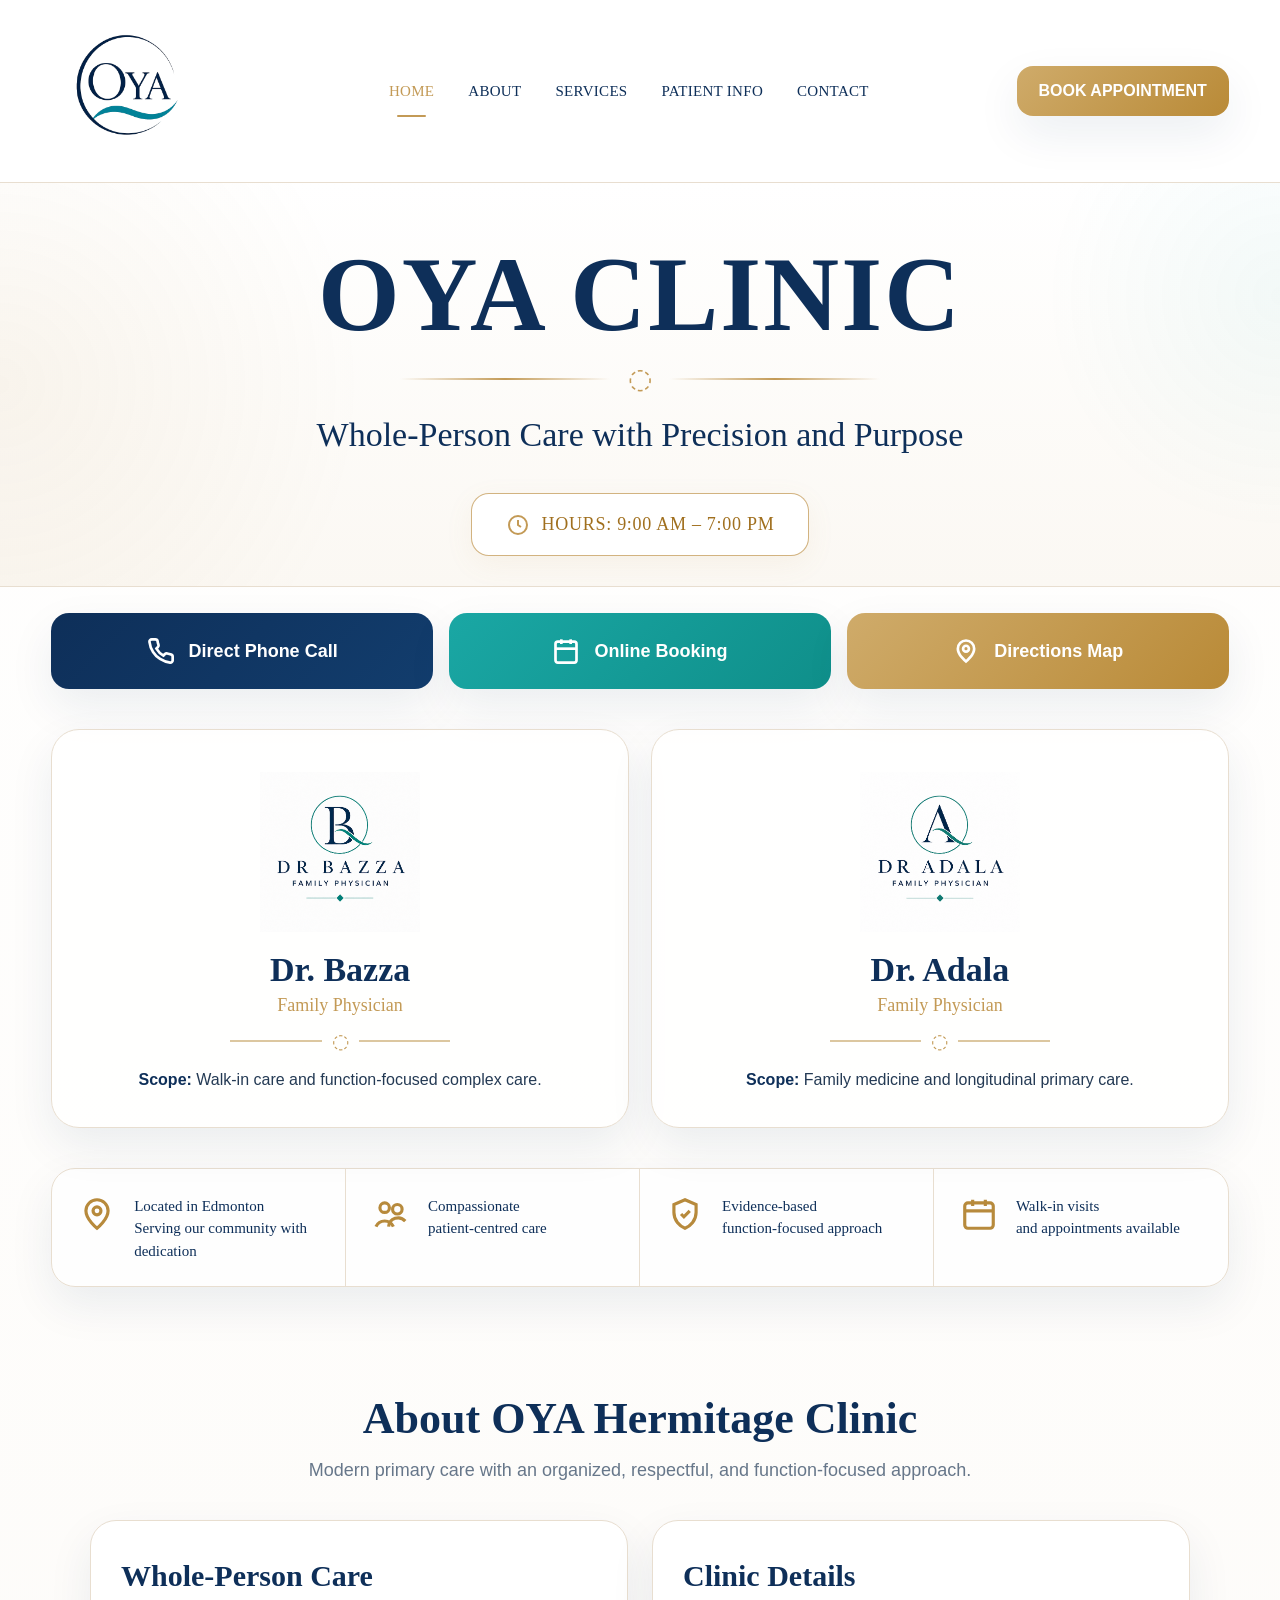
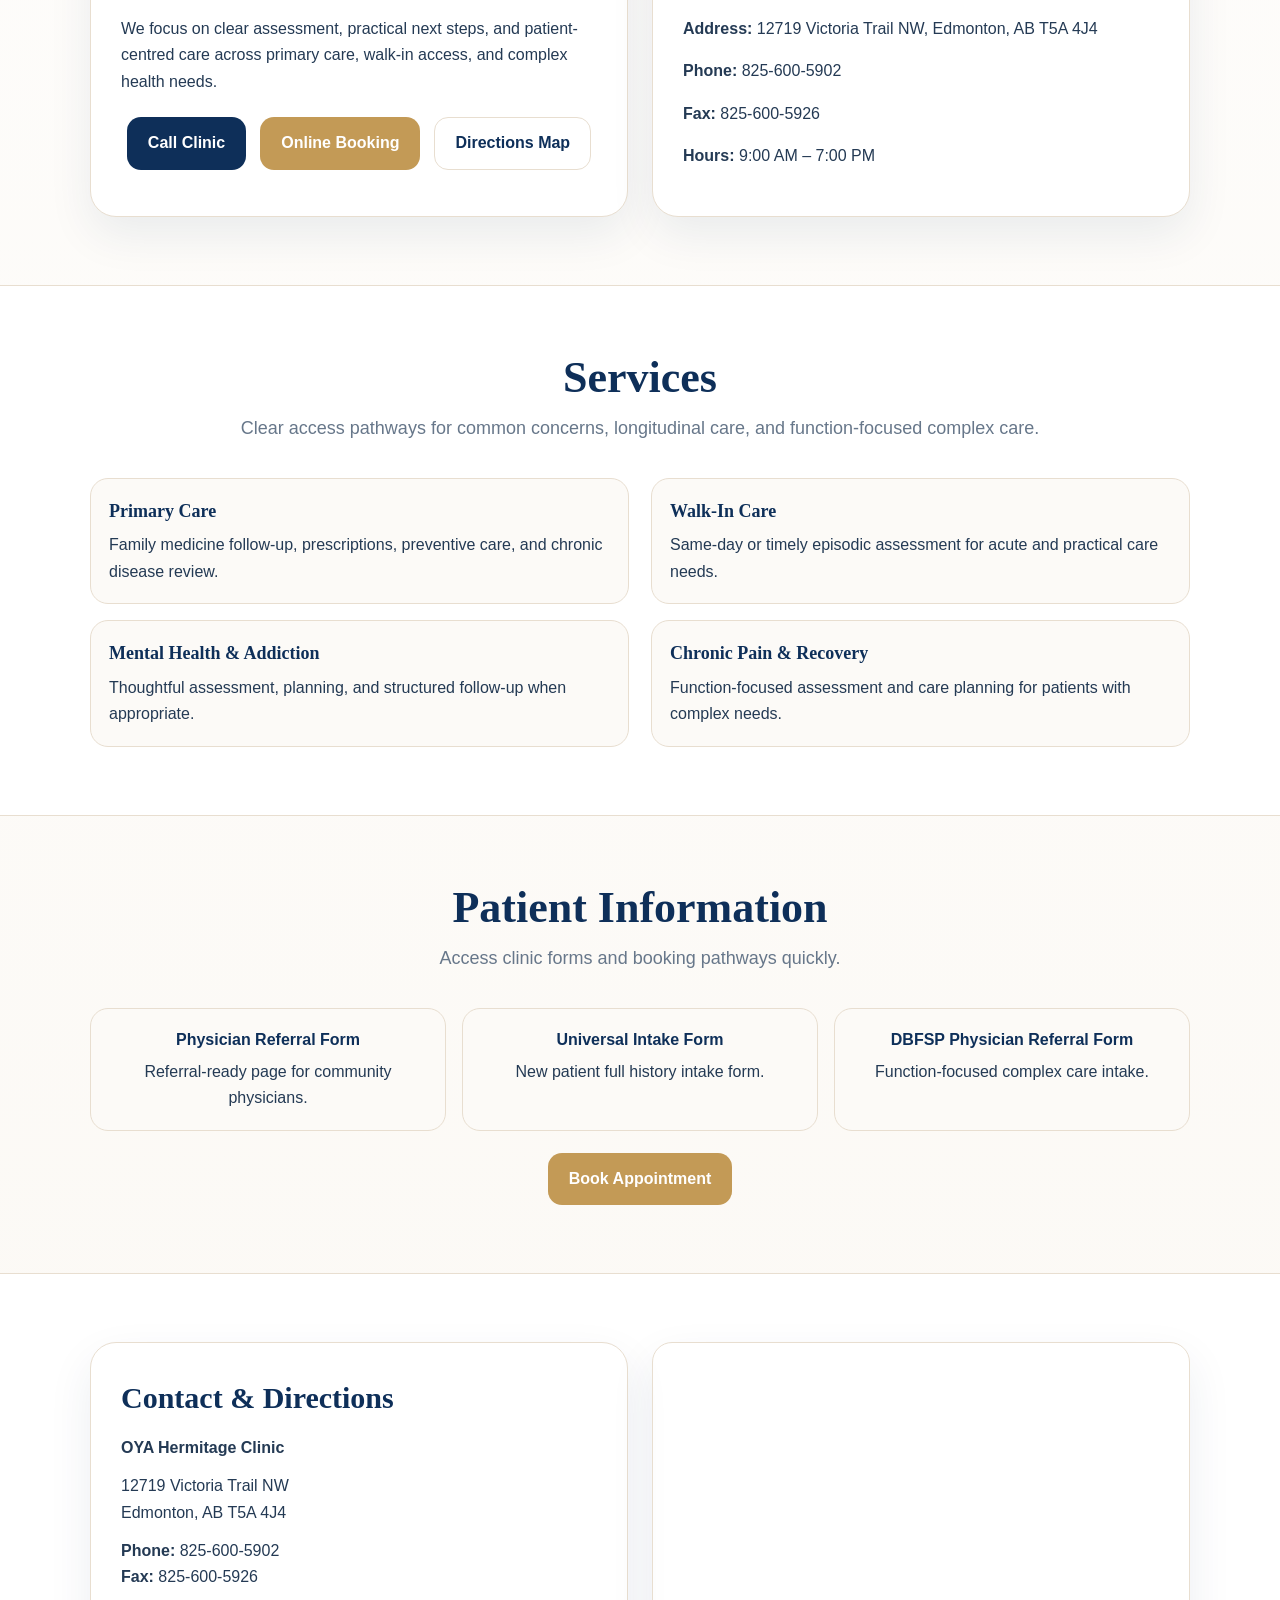
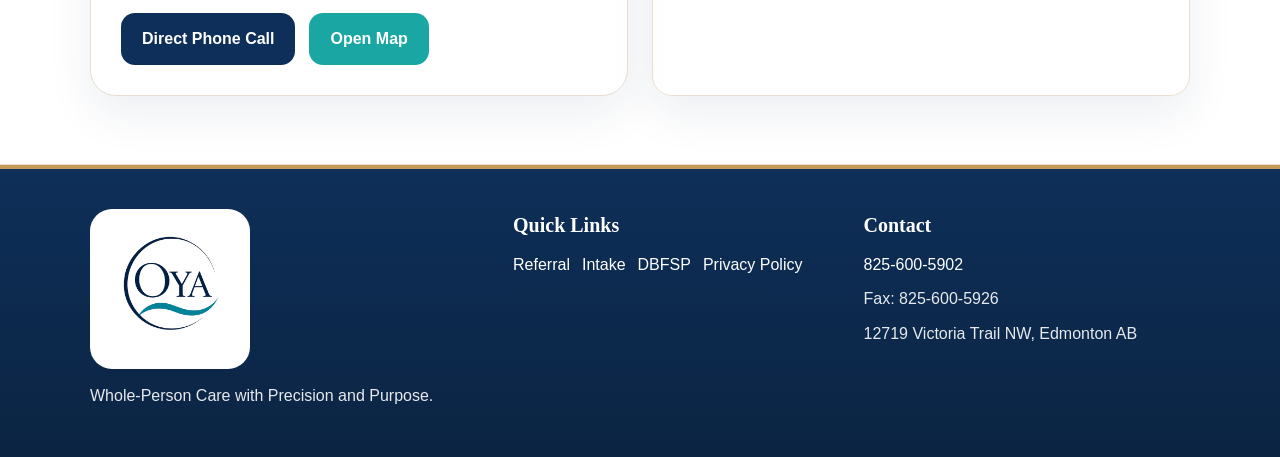
<file: index.html>
<!DOCTYPE html>
<html lang="en">
<head>
  <meta charset="UTF-8">
  <meta name="viewport" content="width=device-width, initial-scale=1.0">
  <title>OYA Clinic | Whole-Person Care with Precision and Purpose</title>
  <meta name="description" content="OYA Hermitage Clinic in Edmonton. Whole-person care with precision and purpose. Online booking, directions, physician referral, intake forms, and modern primary care.">
  <link rel="stylesheet" href="styles.css">
  <link rel="icon" href="favicon.png">
  <!-- Google Tag Manager -->
  <script>
  (function(w,d,s,l,i){w[l]=w[l]||[];w[l].push({'gtm.start':
  new Date().getTime(),event:'gtm.js'});var f=d.getElementsByTagName(s)[0],
  j=d.createElement(s),dl=l!='dataLayer'?'&l='+l:'';j.async=true;j.src=
  'https://www.googletagmanager.com/gtm.js?id='+i+dl;
  f.parentNode.insertBefore(j,f);
  })(window,document,'script','dataLayer','GTM-MSTXFSRT');
  </script>
  <!-- End Google Tag Manager -->
</head>
<body>
  <!-- Google Tag Manager (noscript) -->
  <noscript><iframe src="https://www.googletagmanager.com/ns.html?id=GTM-MSTXFSRT"
  height="0" width="0" style="display:none;visibility:hidden"></iframe></noscript>
  <!-- End Google Tag Manager (noscript) -->
  <header class="site-header">
    <div class="container header-row">
      <a href="index.html" aria-label="OYA Clinic home"><img src="oya-logo.png" alt="OYA Clinic logo" class="header-logo"></a>
      <nav class="nav" aria-label="Primary navigation">
        <a href="#top" class="active">HOME</a>
        <a href="#about">ABOUT</a>
        <a href="#services">SERVICES</a>
        <a href="#patient-info">PATIENT INFO</a>
        <a href="#contact">CONTACT</a>
      </nav>
      <a class="header-cta" href="https://cloud.healthquest.ca:45277/onlinebooking" target="_blank" rel="noopener">BOOK APPOINTMENT</a>
    </div>
  </header>

  <main id="top">
    <section class="hero">
      <div class="container">
        <h1 class="hero-title">OYA CLINIC</h1>
        <div class="title-divider"><span>◌</span></div>
        <p class="hero-subtitle">Whole-Person Care with Precision and Purpose</p>

        <div class="hours-pill" aria-label="Clinic hours">
          <svg viewBox="0 0 24 24"><circle cx="12" cy="12" r="9"></circle><path d="M12 7v5l3 2"></path></svg>
          <span>HOURS: 9:00 AM – 7:00 PM</span>
        </div>
      </div>
    </section>

    <section class="main-actions">
      <div class="container action-grid">
        <a class="action-card phone" href="tel:8256005902" aria-label="Call clinic">
          <svg viewBox="0 0 24 24"><path d="M22 16.9v3a2 2 0 0 1-2.2 2 19.8 19.8 0 0 1-8.6-3.1 19.5 19.5 0 0 1-6-6A19.8 19.8 0 0 1 2.1 4.2 2 2 0 0 1 4.1 2h3a2 2 0 0 1 2 1.7c.1 1 .4 2 .7 2.8a2 2 0 0 1-.4 2.1L8.1 9.9a16 16 0 0 0 6 6l1.3-1.3a2 2 0 0 1 2.1-.4c.9.3 1.8.6 2.8.7a2 2 0 0 1 1.7 2Z"></path></svg>
          Direct Phone Call
        </a>
        <a class="action-card book" href="https://cloud.healthquest.ca:45277/onlinebooking" target="_blank" rel="noopener" aria-label="Book appointment online">
          <svg viewBox="0 0 24 24"><rect x="3" y="4" width="18" height="18" rx="2"></rect><path d="M16 2v4"></path><path d="M8 2v4"></path><path d="M3 10h18"></path></svg>
          Online Booking
        </a>
        <a class="action-card map" href="https://www.google.com/maps/search/?api=1&query=12719%20Victoria%20Trail%20NW%20Edmonton%20AB%20T5A%204J4" target="_blank" rel="noopener" aria-label="Open directions map">
          <svg viewBox="0 0 24 24"><path d="M12 21s7-5.5 7-11a7 7 0 1 0-14 0c0 5.5 7 11 7 11Z"></path><circle cx="12" cy="10" r="2.5"></circle></svg>
          Directions Map
        </a>
      </div>
    </section>

    <section class="physician-band">
      <div class="container physician-grid">
        <article class="physician-card">
          <div class="logo-panel">
            <img src="dr-bazza-logo.png" alt="Dr. Bazza logo">
          </div>
          <div class="physician-copy">
            <h3>Dr. Bazza</h3>
            <div class="role">Family Physician</div>
            <div class="leaf-divider"><span>◌</span></div>
            <p class="scope-line"><strong>Scope:</strong> Walk-in care and function-focused complex care.</p>
          </div>
        </article>

        <article class="physician-card">
          <div class="logo-panel">
            <img src="dr-adala-logo.png" alt="Dr. Adala logo">
          </div>
          <div class="physician-copy">
            <h3>Dr. Adala</h3>
            <div class="role">Family Physician</div>
            <div class="leaf-divider"><span>◌</span></div>
            <p class="scope-line"><strong>Scope:</strong> Family medicine and longitudinal primary care.</p>
          </div>
        </article>
      </div>
    </section>

    <section class="mini-ribbon">
      <div class="container mini-grid">
        <div class="mini-item">
          <div class="mini-icon"><svg viewBox="0 0 24 24"><path d="M12 21s7-5.5 7-11a7 7 0 1 0-14 0c0 5.5 7 11 7 11Z"></path><circle cx="12" cy="10" r="2.5"></circle></svg></div>
          <div class="mini-copy">Located in Edmonton<br>Serving our community with dedication</div>
        </div>
        <div class="mini-item">
          <div class="mini-icon"><svg viewBox="0 0 24 24"><path d="M8 11a3 3 0 1 0 0-6 3 3 0 0 0 0 6Z"></path><path d="M16 12a3 3 0 1 0 0-6 3 3 0 0 0 0 6Z"></path><path d="M2.5 20a6 6 0 0 1 11 0"></path><path d="M10.5 20A6 6 0 0 1 21 16.5"></path></svg></div>
          <div class="mini-copy">Compassionate<br>patient-centred care</div>
        </div>
        <div class="mini-item">
          <div class="mini-icon"><svg viewBox="0 0 24 24"><path d="M12 3l7 3v5c0 5-3.5 8.5-7 10-3.5-1.5-7-5-7-10V6l7-3Z"></path><path d="m9.5 12 1.8 1.8L15 10"></path></svg></div>
          <div class="mini-copy">Evidence-based<br>function-focused approach</div>
        </div>
        <div class="mini-item">
          <div class="mini-icon"><svg viewBox="0 0 24 24"><rect x="3" y="5" width="18" height="16" rx="2"></rect><path d="M16 3v4"></path><path d="M8 3v4"></path><path d="M3 10h18"></path></svg></div>
          <div class="mini-copy">Walk-in visits<br>and appointments available</div>
        </div>
      </div>
    </section>

    <section class="section" id="about">
      <div class="small-container">
        <div class="section-title">
          <h2>About OYA Hermitage Clinic</h2>
          <p>Modern primary care with an organized, respectful, and function-focused approach.</p>
        </div>
        <div class="info-grid">
          <article class="panel">
            <h3>Whole-Person Care</h3>
            <p>We focus on clear assessment, practical next steps, and patient-centred care across primary care, walk-in access, and complex health needs.</p>
            <div class="cta-row">
              <a class="btn btn-primary" href="tel:8256005902">Call Clinic</a>
              <a class="btn btn-gold" href="https://cloud.healthquest.ca:45277/onlinebooking" target="_blank" rel="noopener">Online Booking</a>
              <a class="btn btn-outline" href="https://www.google.com/maps/search/?api=1&query=12719%20Victoria%20Trail%20NW%20Edmonton%20AB%20T5A%204J4" target="_blank" rel="noopener">Directions Map</a>
            </div>
          </article>
          <article class="panel">
            <h3>Clinic Details</h3>
            <p><strong>Address:</strong> 12719 Victoria Trail NW, Edmonton, AB T5A 4J4</p>
            <p><strong>Phone:</strong> <a href="tel:8256005902">825-600-5902</a></p>
            <p><strong>Fax:</strong> 825-600-5926</p>
            <p><strong>Hours:</strong> 9:00 AM – 7:00 PM</p>
          </article>
        </div>
      </div>
    </section>

    <section class="section alt" id="services">
      <div class="small-container">
        <div class="section-title">
          <h2>Services</h2>
          <p>Clear access pathways for common concerns, longitudinal care, and function-focused complex care.</p>
        </div>
        <div class="service-list">
          <div class="service-box"><strong>Primary Care</strong>Family medicine follow-up, prescriptions, preventive care, and chronic disease review.</div>
          <div class="service-box"><strong>Walk-In Care</strong>Same-day or timely episodic assessment for acute and practical care needs.</div>
          <div class="service-box"><strong>Mental Health & Addiction</strong>Thoughtful assessment, planning, and structured follow-up when appropriate.</div>
          <div class="service-box"><strong>Chronic Pain & Recovery</strong>Function-focused assessment and care planning for patients with complex needs.</div>
        </div>
      </div>
    </section>

    <section class="section" id="patient-info">
      <div class="small-container">
        <div class="section-title">
          <h2>Patient Information</h2>
          <p>Access clinic forms and booking pathways quickly.</p>
        </div>
        <div class="info-links">
          <a class="info-link" href="referral.html"><strong>Physician Referral Form</strong>Referral-ready page for community physicians.</a>
          <a class="info-link" href="intake.html"><strong>Universal Intake Form</strong>New patient full history intake form.</a>
          <a class="info-link" href="ffccc-intake.html"><strong>DBFSP Physician Referral Form</strong>Function-focused complex care intake.</a>
        </div>
        <div class="cta-row">
          <a class="btn btn-gold" href="https://cloud.healthquest.ca:45277/onlinebooking" target="_blank" rel="noopener">Book Appointment</a>
        </div>
      </div>
    </section>

    <section class="section alt" id="contact">
      <div class="small-container info-grid">
        <article class="panel contact-box">
          <h3>Contact & Directions</h3>
          <p><strong>OYA Hermitage Clinic</strong></p>
          <p>12719 Victoria Trail NW<br>Edmonton, AB T5A 4J4</p>
          <p><strong>Phone:</strong> <a href="tel:8256005902">825-600-5902</a><br><strong>Fax:</strong> 825-600-5926</p>
          <div class="cta-row" style="justify-content:flex-start">
            <a class="btn btn-primary" href="tel:8256005902">Direct Phone Call</a>
            <a class="btn btn-teal" href="https://www.google.com/maps/search/?api=1&query=12719%20Victoria%20Trail%20NW%20Edmonton%20AB%20T5A%204J4" target="_blank" rel="noopener">Open Map</a>
          </div>
        </article>
        <div class="map-frame">
          <iframe src="https://www.google.com/maps?q=12719%20Victoria%20Trail%20NW%20Edmonton%20AB%20T5A%204J4&output=embed" loading="lazy" title="Clinic location map"></iframe>
        </div>
      </div>
    </section>
  </main>

  <footer class="footer">
    <div class="small-container footer-grid">
      <div>
        <img src="oya-logo.png" alt="OYA Clinic logo" class="footer-logo">
        <p style="margin-top:14px">Whole-Person Care with Precision and Purpose.</p>
      </div>
      <div>
        <h4>Quick Links</h4>
        <div class="helper-links">
          <a href="referral.html">Referral</a>
          <a href="intake.html">Intake</a>
          <a href="ffccc-intake.html">DBFSP</a>
          <a href="privacy.html">Privacy Policy</a>
        </div>
      </div>
      <div>
        <h4>Contact</h4>
        <p><a href="tel:8256005902">825-600-5902</a></p>
        <p>Fax: 825-600-5926</p>
        <p>12719 Victoria Trail NW, Edmonton AB</p>
      </div>
    </div>
  </footer>
</body>
</html>
</file>
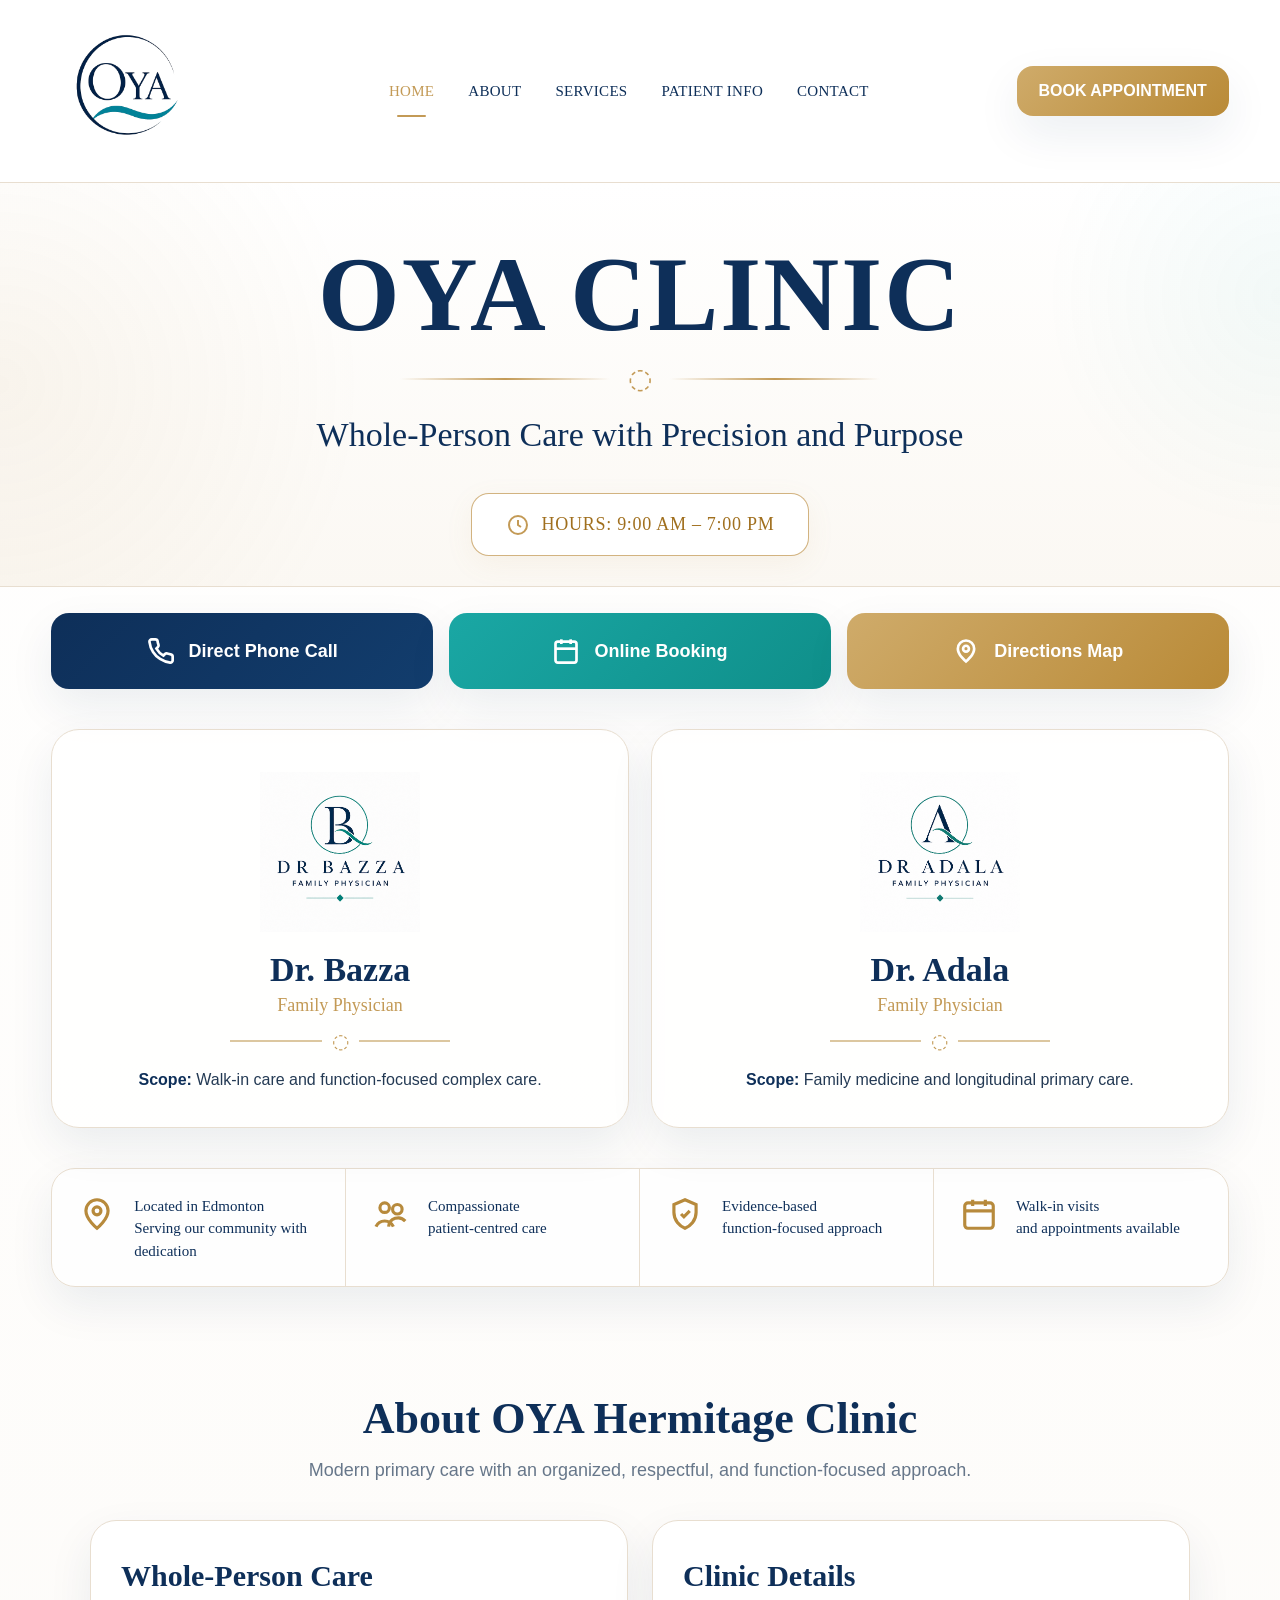
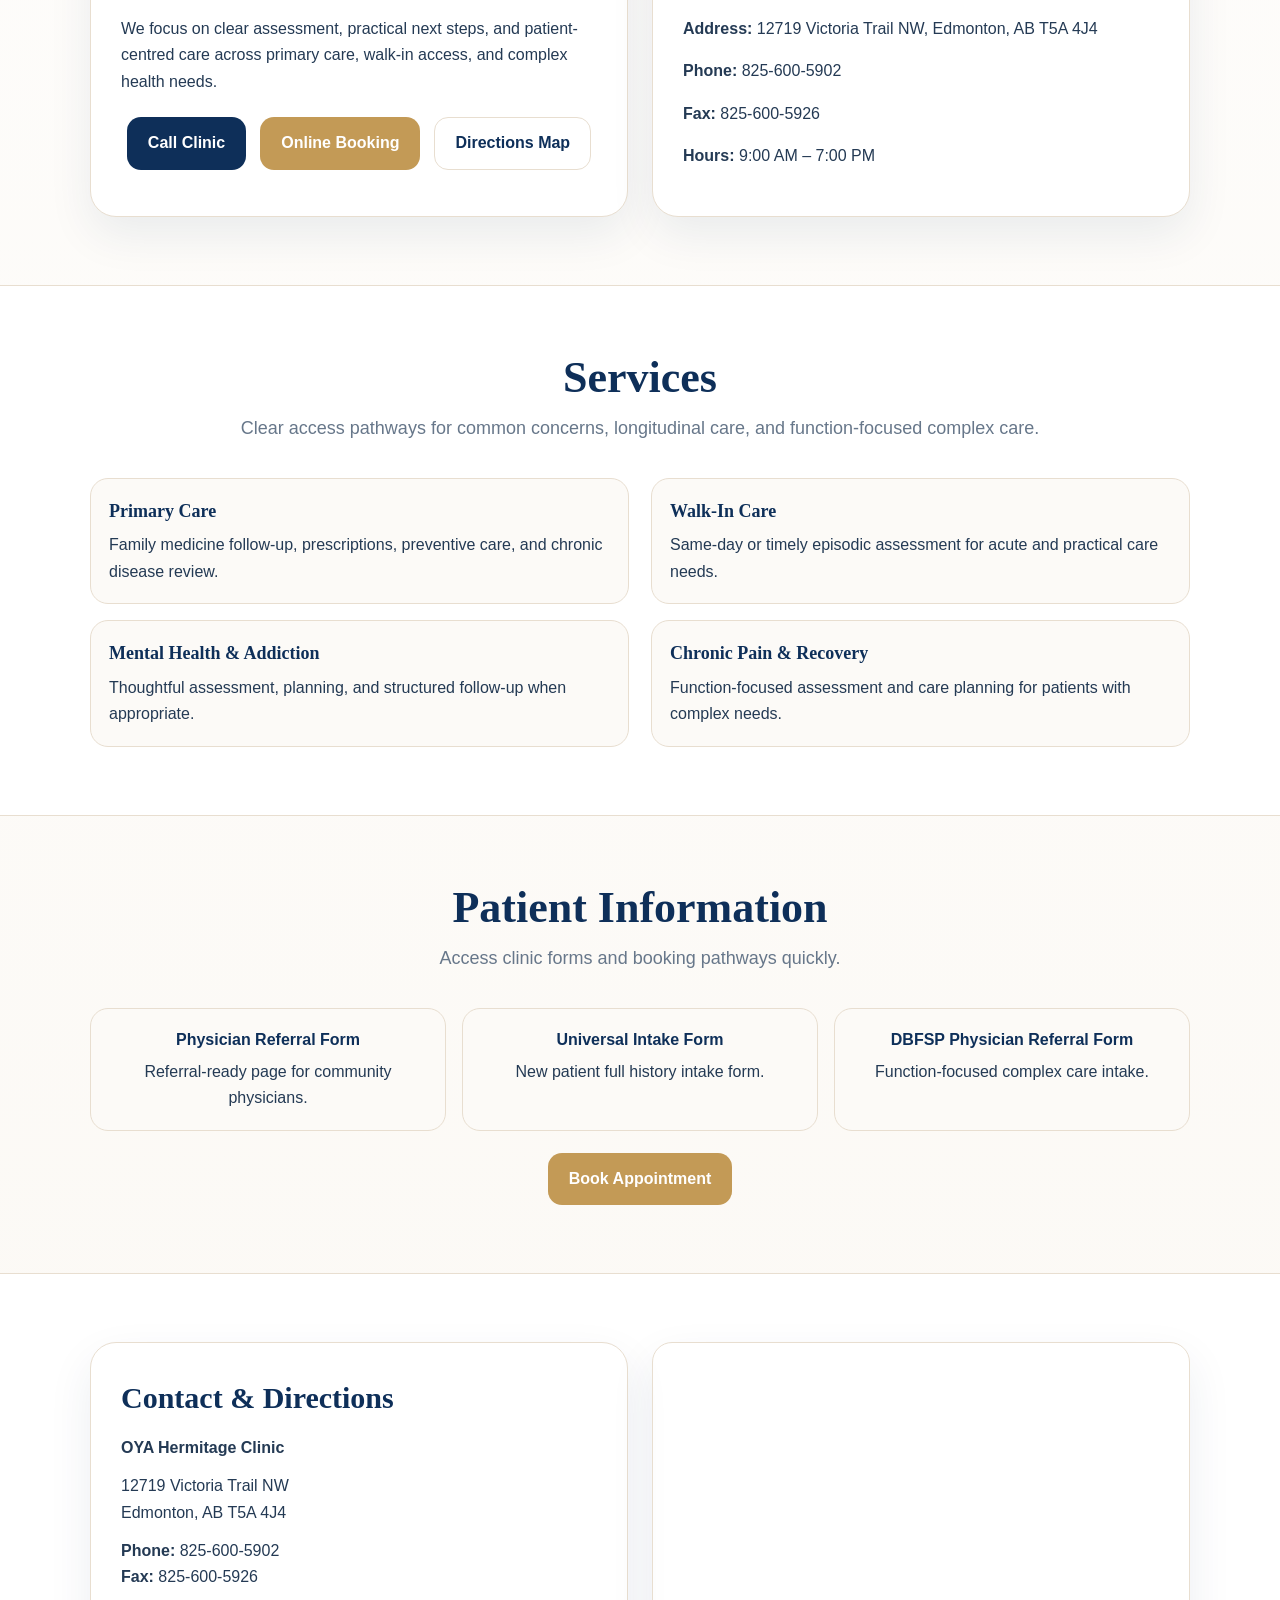
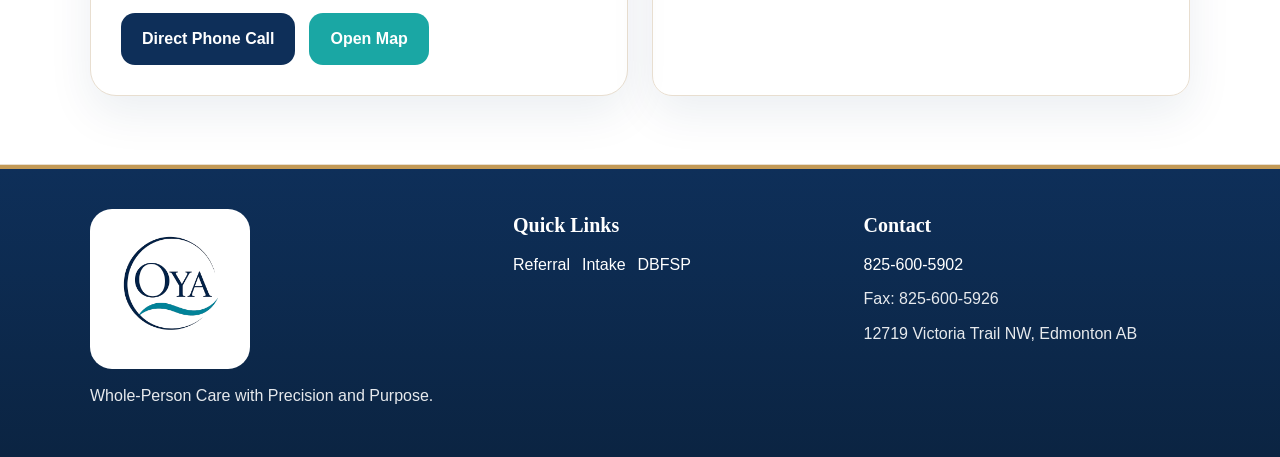
<file: 12.html>
<!DOCTYPE html>
<html lang="en">
<head>
  <meta charset="UTF-8">
  <meta name="viewport" content="width=device-width, initial-scale=1.0">
  <title>OYA Clinic | Whole-Person Care with Precision and Purpose</title>
  <meta name="description" content="OYA Hermitage Clinic in Edmonton. Whole-person care with precision and purpose. Online booking, directions, physician referral, intake forms, and modern primary care.">
  <link rel="stylesheet" href="styles.css">
  <link rel="icon" href="favicon.png">
</head>
<body>
  <header class="site-header">
    <div class="container header-row">
      <a href="index.html" aria-label="OYA Clinic home"><img src="oya-logo.png" alt="OYA Clinic logo" class="header-logo"></a>
      <nav class="nav" aria-label="Primary navigation">
        <a href="#top" class="active">HOME</a>
        <a href="#about">ABOUT</a>
        <a href="#services">SERVICES</a>
        <a href="#patient-info">PATIENT INFO</a>
        <a href="#contact">CONTACT</a>
      </nav>
      <a class="header-cta" href="https://cloud.healthquest.ca:45277/onlinebooking" target="_blank" rel="noopener">BOOK APPOINTMENT</a>
    </div>
  </header>

  <main id="top">
    <section class="hero">
      <div class="container">
        <h1 class="hero-title">OYA CLINIC</h1>
        <div class="title-divider"><span>◌</span></div>
        <p class="hero-subtitle">Whole-Person Care with Precision and Purpose</p>

        <div class="hours-pill" aria-label="Clinic hours">
          <svg viewBox="0 0 24 24"><circle cx="12" cy="12" r="9"></circle><path d="M12 7v5l3 2"></path></svg>
          <span>HOURS: 9:00 AM – 7:00 PM</span>
        </div>
      </div>
    </section>

    <section class="main-actions">
      <div class="container action-grid">
        <a class="action-card phone" href="tel:8256005902" aria-label="Call clinic">
          <svg viewBox="0 0 24 24"><path d="M22 16.9v3a2 2 0 0 1-2.2 2 19.8 19.8 0 0 1-8.6-3.1 19.5 19.5 0 0 1-6-6A19.8 19.8 0 0 1 2.1 4.2 2 2 0 0 1 4.1 2h3a2 2 0 0 1 2 1.7c.1 1 .4 2 .7 2.8a2 2 0 0 1-.4 2.1L8.1 9.9a16 16 0 0 0 6 6l1.3-1.3a2 2 0 0 1 2.1-.4c.9.3 1.8.6 2.8.7a2 2 0 0 1 1.7 2Z"></path></svg>
          Direct Phone Call
        </a>
        <a class="action-card book" href="https://cloud.healthquest.ca:45277/onlinebooking" target="_blank" rel="noopener" aria-label="Book appointment online">
          <svg viewBox="0 0 24 24"><rect x="3" y="4" width="18" height="18" rx="2"></rect><path d="M16 2v4"></path><path d="M8 2v4"></path><path d="M3 10h18"></path></svg>
          Online Booking
        </a>
        <a class="action-card map" href="https://www.google.com/maps/search/?api=1&query=12719%20Victoria%20Trail%20NW%20Edmonton%20AB%20T5A%204J4" target="_blank" rel="noopener" aria-label="Open directions map">
          <svg viewBox="0 0 24 24"><path d="M12 21s7-5.5 7-11a7 7 0 1 0-14 0c0 5.5 7 11 7 11Z"></path><circle cx="12" cy="10" r="2.5"></circle></svg>
          Directions Map
        </a>
      </div>
    </section>

    <section class="physician-band">
      <div class="container physician-grid">
        <article class="physician-card">
          <div class="logo-panel">
            <img src="dr-bazza-logo.png" alt="Dr. Bazza logo">
          </div>
          <div class="physician-copy">
            <h3>Dr. Bazza</h3>
            <div class="role">Family Physician</div>
            <div class="leaf-divider"><span>◌</span></div>
            <p class="scope-line"><strong>Scope:</strong> Walk-in care and function-focused complex care.</p>
          </div>
        </article>

        <article class="physician-card">
          <div class="logo-panel">
            <img src="dr-adala-logo.png" alt="Dr. Adala logo">
          </div>
          <div class="physician-copy">
            <h3>Dr. Adala</h3>
            <div class="role">Family Physician</div>
            <div class="leaf-divider"><span>◌</span></div>
            <p class="scope-line"><strong>Scope:</strong> Family medicine and longitudinal primary care.</p>
          </div>
        </article>
      </div>
    </section>

    <section class="mini-ribbon">
      <div class="container mini-grid">
        <div class="mini-item">
          <div class="mini-icon"><svg viewBox="0 0 24 24"><path d="M12 21s7-5.5 7-11a7 7 0 1 0-14 0c0 5.5 7 11 7 11Z"></path><circle cx="12" cy="10" r="2.5"></circle></svg></div>
          <div class="mini-copy">Located in Edmonton<br>Serving our community with dedication</div>
        </div>
        <div class="mini-item">
          <div class="mini-icon"><svg viewBox="0 0 24 24"><path d="M8 11a3 3 0 1 0 0-6 3 3 0 0 0 0 6Z"></path><path d="M16 12a3 3 0 1 0 0-6 3 3 0 0 0 0 6Z"></path><path d="M2.5 20a6 6 0 0 1 11 0"></path><path d="M10.5 20A6 6 0 0 1 21 16.5"></path></svg></div>
          <div class="mini-copy">Compassionate<br>patient-centred care</div>
        </div>
        <div class="mini-item">
          <div class="mini-icon"><svg viewBox="0 0 24 24"><path d="M12 3l7 3v5c0 5-3.5 8.5-7 10-3.5-1.5-7-5-7-10V6l7-3Z"></path><path d="m9.5 12 1.8 1.8L15 10"></path></svg></div>
          <div class="mini-copy">Evidence-based<br>function-focused approach</div>
        </div>
        <div class="mini-item">
          <div class="mini-icon"><svg viewBox="0 0 24 24"><rect x="3" y="5" width="18" height="16" rx="2"></rect><path d="M16 3v4"></path><path d="M8 3v4"></path><path d="M3 10h18"></path></svg></div>
          <div class="mini-copy">Walk-in visits<br>and appointments available</div>
        </div>
      </div>
    </section>

    <section class="section" id="about">
      <div class="small-container">
        <div class="section-title">
          <h2>About OYA Hermitage Clinic</h2>
          <p>Modern primary care with an organized, respectful, and function-focused approach.</p>
        </div>
        <div class="info-grid">
          <article class="panel">
            <h3>Whole-Person Care</h3>
            <p>We focus on clear assessment, practical next steps, and patient-centred care across primary care, walk-in access, and complex health needs.</p>
            <div class="cta-row">
              <a class="btn btn-primary" href="tel:8256005902">Call Clinic</a>
              <a class="btn btn-gold" href="https://cloud.healthquest.ca:45277/onlinebooking" target="_blank" rel="noopener">Online Booking</a>
              <a class="btn btn-outline" href="https://www.google.com/maps/search/?api=1&query=12719%20Victoria%20Trail%20NW%20Edmonton%20AB%20T5A%204J4" target="_blank" rel="noopener">Directions Map</a>
            </div>
          </article>
          <article class="panel">
            <h3>Clinic Details</h3>
            <p><strong>Address:</strong> 12719 Victoria Trail NW, Edmonton, AB T5A 4J4</p>
            <p><strong>Phone:</strong> <a href="tel:8256005902">825-600-5902</a></p>
            <p><strong>Fax:</strong> 825-600-5926</p>
            <p><strong>Hours:</strong> 9:00 AM – 7:00 PM</p>
          </article>
        </div>
      </div>
    </section>

    <section class="section alt" id="services">
      <div class="small-container">
        <div class="section-title">
          <h2>Services</h2>
          <p>Clear access pathways for common concerns, longitudinal care, and function-focused complex care.</p>
        </div>
        <div class="service-list">
          <div class="service-box"><strong>Primary Care</strong>Family medicine follow-up, prescriptions, preventive care, and chronic disease review.</div>
          <div class="service-box"><strong>Walk-In Care</strong>Same-day or timely episodic assessment for acute and practical care needs.</div>
          <div class="service-box"><strong>Mental Health & Addiction</strong>Thoughtful assessment, planning, and structured follow-up when appropriate.</div>
          <div class="service-box"><strong>Chronic Pain & Recovery</strong>Function-focused assessment and care planning for patients with complex needs.</div>
        </div>
      </div>
    </section>

    <section class="section" id="patient-info">
      <div class="small-container">
        <div class="section-title">
          <h2>Patient Information</h2>
          <p>Access clinic forms and booking pathways quickly.</p>
        </div>
        <div class="info-links">
          <a class="info-link" href="referral.html"><strong>Physician Referral Form</strong>Referral-ready page for community physicians.</a>
          <a class="info-link" href="intake.html"><strong>Universal Intake Form</strong>New patient full history intake form.</a>
          <a class="info-link" href="ffccc-intake.html"><strong>DBFSP Physician Referral Form</strong>Function-focused complex care intake.</a>
        </div>
        <div class="cta-row">
          <a class="btn btn-gold" href="https://cloud.healthquest.ca:45277/onlinebooking" target="_blank" rel="noopener">Book Appointment</a>
        </div>
      </div>
    </section>

    <section class="section alt" id="contact">
      <div class="small-container info-grid">
        <article class="panel contact-box">
          <h3>Contact & Directions</h3>
          <p><strong>OYA Hermitage Clinic</strong></p>
          <p>12719 Victoria Trail NW<br>Edmonton, AB T5A 4J4</p>
          <p><strong>Phone:</strong> <a href="tel:8256005902">825-600-5902</a><br><strong>Fax:</strong> 825-600-5926</p>
          <div class="cta-row" style="justify-content:flex-start">
            <a class="btn btn-primary" href="tel:8256005902">Direct Phone Call</a>
            <a class="btn btn-teal" href="https://www.google.com/maps/search/?api=1&query=12719%20Victoria%20Trail%20NW%20Edmonton%20AB%20T5A%204J4" target="_blank" rel="noopener">Open Map</a>
          </div>
        </article>
        <div class="map-frame">
          <iframe src="https://www.google.com/maps?q=12719%20Victoria%20Trail%20NW%20Edmonton%20AB%20T5A%204J4&output=embed" loading="lazy" title="Clinic location map"></iframe>
        </div>
      </div>
    </section>
  </main>

  <footer class="footer">
    <div class="small-container footer-grid">
      <div>
        <img src="oya-logo.png" alt="OYA Clinic logo" class="footer-logo">
        <p style="margin-top:14px">Whole-Person Care with Precision and Purpose.</p>
      </div>
      <div>
        <h4>Quick Links</h4>
        <div class="helper-links">
          <a href="referral.html">Referral</a>
          <a href="intake.html">Intake</a>
          <a href="ffccc-intake.html">DBFSP</a>
        </div>
      </div>
      <div>
        <h4>Contact</h4>
        <p><a href="tel:8256005902">825-600-5902</a></p>
        <p>Fax: 825-600-5926</p>
        <p>12719 Victoria Trail NW, Edmonton AB</p>
      </div>
    </div>
  </footer>
</body>
</html>
</file>
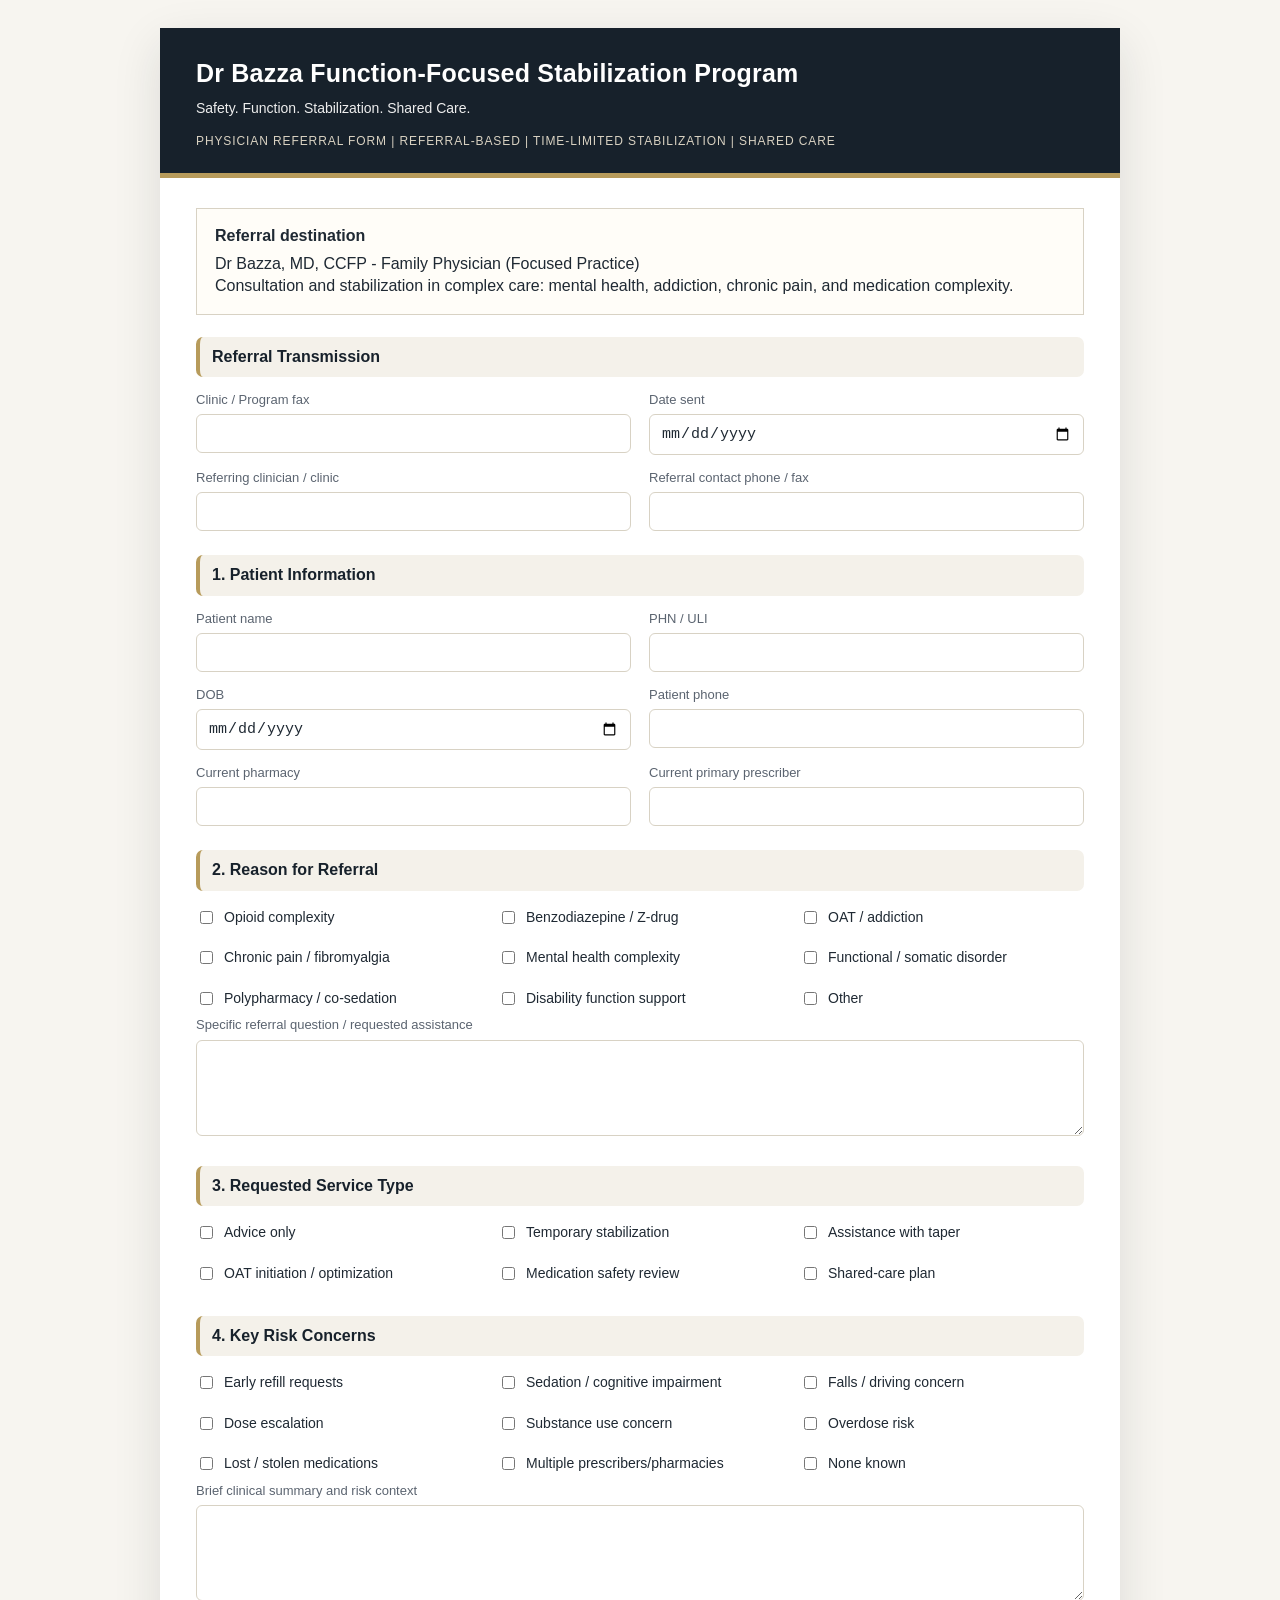
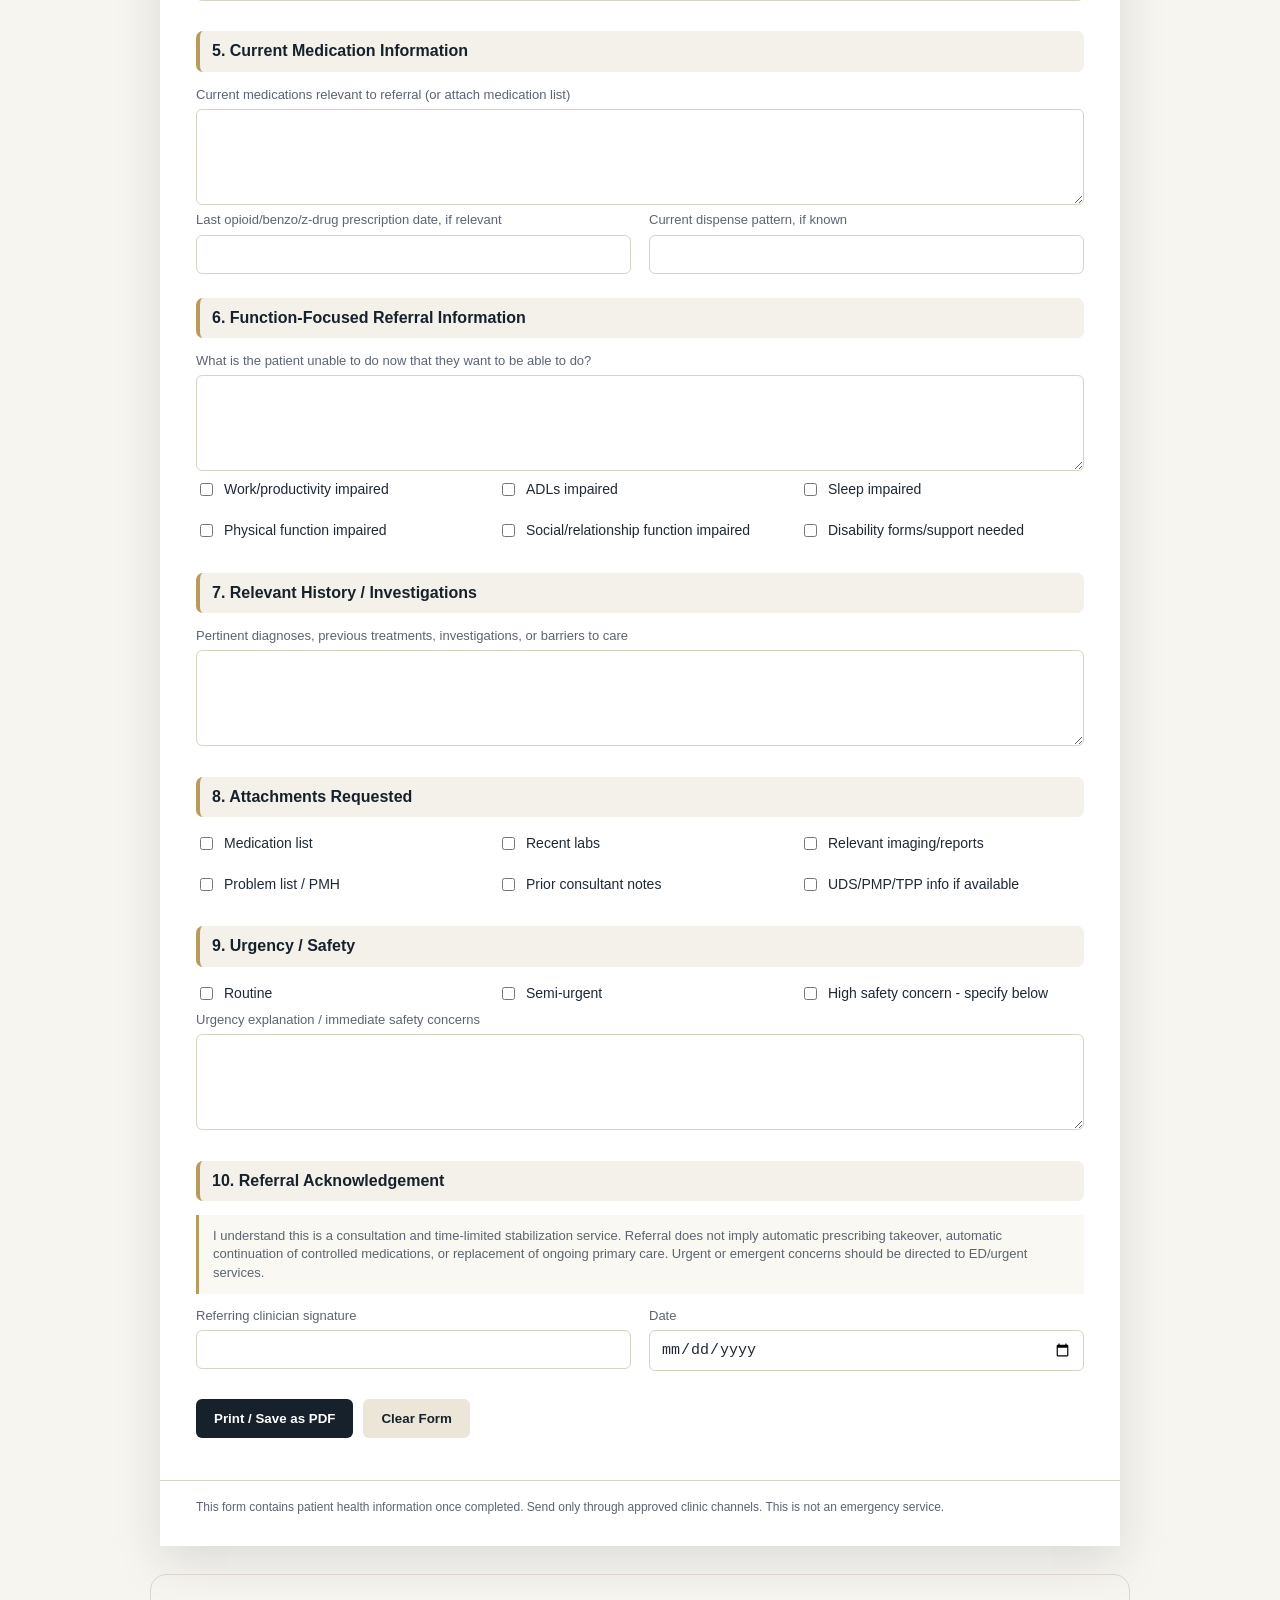
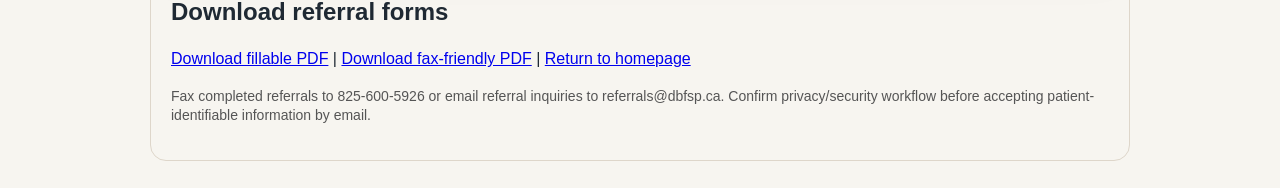
<file: ffccc-intake.html>
<!doctype html>
<html lang="en">
<head>
  <meta charset="utf-8">
  <meta name="viewport" content="width=device-width, initial-scale=1">
  <title>Dr Bazza FSP - Referral Form</title>
  <style>
    :root{--navy:#17212B;--gold:#B79B5B;--cream:#F4F1EA;--line:#D8D2C4;--text:#1F2933;--muted:#5B6470;}
    *{box-sizing:border-box} body{margin:0;background:#f7f5f0;color:var(--text);font-family:Inter,Arial,sans-serif;line-height:1.4}
    .page{max-width:960px;margin:28px auto;background:white;box-shadow:0 16px 45px rgba(23,33,43,.12)}
    header{background:var(--navy);color:white;padding:28px 36px 24px;border-bottom:5px solid var(--gold)}
    h1{margin:0;font-size:25px;letter-spacing:.2px} .tag{margin-top:8px;color:#eee;font-size:14px}.sub{margin-top:14px;font-size:12px;text-transform:uppercase;letter-spacing:.9px;color:#d9d2c2}
    form{padding:30px 36px 42px}.intro{border:1px solid var(--line);padding:16px 18px;background:#fffdf8;margin-bottom:22px}.intro strong{display:block;margin-bottom:5px}
    fieldset{border:0;margin:0 0 24px;padding:0}.section-title{background:var(--cream);color:var(--navy);font-weight:700;padding:9px 12px;border-radius:7px;margin-bottom:14px;border-left:4px solid var(--gold)}
    .grid{display:grid;grid-template-columns:1fr 1fr;gap:14px 18px}.grid-3{display:grid;grid-template-columns:repeat(3,1fr);gap:10px 18px}.full{grid-column:1/-1}
    label{display:block;font-size:13px;color:var(--muted);margin-bottom:5px} input[type="text"],input[type="date"],textarea,select{width:100%;border:1px solid var(--line);border-radius:6px;padding:10px 11px;font-size:15px;color:var(--text);background:white} textarea{min-height:96px;resize:vertical}.checkbox{display:flex;align-items:flex-start;gap:8px;font-size:14px;color:var(--text);padding:3px 0}.checkbox input{margin-top:3px}.note{font-size:13px;color:var(--muted);background:#faf8f2;border-left:3px solid var(--gold);padding:12px 14px;margin-top:10px}.actions{display:flex;gap:10px;margin-top:28px}.button{border:0;border-radius:6px;background:var(--navy);color:white;padding:12px 18px;font-weight:700;cursor:pointer}.button.secondary{background:#ece6d8;color:var(--navy)}
    footer{padding:18px 36px 30px;color:var(--muted);font-size:12px;border-top:1px solid var(--line)}
    @media print{body{background:white}.page{box-shadow:none;margin:0;max-width:none}.actions{display:none} header{print-color-adjust:exact;-webkit-print-color-adjust:exact} input,textarea{border-color:#888}.section-title{print-color-adjust:exact;-webkit-print-color-adjust:exact}.page-break{break-before:page}}
    @media (max-width:720px){.grid,.grid-3{grid-template-columns:1fr}header,form,footer{padding-left:20px;padding-right:20px}.page{margin:0}}
  </style>
</head>
<body>
<div class="page">
  <header>
    <h1>Dr Bazza Function-Focused Stabilization Program</h1>
    <div class="tag">Safety. Function. Stabilization. Shared Care.</div>
    <div class="sub">Physician Referral Form | Referral-Based | Time-Limited Stabilization | Shared Care</div>
  </header>
  <form>
    <div class="intro"><strong>Referral destination</strong>Dr Bazza, MD, CCFP - Family Physician (Focused Practice)<br>Consultation and stabilization in complex care: mental health, addiction, chronic pain, and medication complexity.</div>

    <fieldset><div class="section-title">Referral Transmission</div><div class="grid">
      <div><label>Clinic / Program fax</label><input type="text" name="program_fax"></div>
      <div><label>Date sent</label><input type="date" name="date_sent"></div>
      <div><label>Referring clinician / clinic</label><input type="text" name="ref_clinician"></div>
      <div><label>Referral contact phone / fax</label><input type="text" name="ref_contact"></div>
    </div></fieldset>

    <fieldset><div class="section-title">1. Patient Information</div><div class="grid">
      <div><label>Patient name</label><input type="text" name="patient_name"></div>
      <div><label>PHN / ULI</label><input type="text" name="phn"></div>
      <div><label>DOB</label><input type="date" name="dob"></div>
      <div><label>Patient phone</label><input type="text" name="patient_phone"></div>
      <div><label>Current pharmacy</label><input type="text" name="pharmacy"></div>
      <div><label>Current primary prescriber</label><input type="text" name="primary_prescriber"></div>
    </div></fieldset>

    <fieldset><div class="section-title">2. Reason for Referral</div><div class="grid-3">
      <label class="checkbox"><input type="checkbox" name="r_opioid"> Opioid complexity</label>
      <label class="checkbox"><input type="checkbox" name="r_benzo"> Benzodiazepine / Z-drug</label>
      <label class="checkbox"><input type="checkbox" name="r_oat"> OAT / addiction</label>
      <label class="checkbox"><input type="checkbox" name="r_pain"> Chronic pain / fibromyalgia</label>
      <label class="checkbox"><input type="checkbox" name="r_mh"> Mental health complexity</label>
      <label class="checkbox"><input type="checkbox" name="r_func"> Functional / somatic disorder</label>
      <label class="checkbox"><input type="checkbox" name="r_poly"> Polypharmacy / co-sedation</label>
      <label class="checkbox"><input type="checkbox" name="r_disability"> Disability function support</label>
      <label class="checkbox"><input type="checkbox" name="r_other"> Other</label>
    </div><div class="full"><label>Specific referral question / requested assistance</label><textarea name="ref_question"></textarea></div></fieldset>

    <fieldset><div class="section-title">3. Requested Service Type</div><div class="grid-3">
      <label class="checkbox"><input type="checkbox" name="svc_advice"> Advice only</label>
      <label class="checkbox"><input type="checkbox" name="svc_stab"> Temporary stabilization</label>
      <label class="checkbox"><input type="checkbox" name="svc_taper"> Assistance with taper</label>
      <label class="checkbox"><input type="checkbox" name="svc_oat"> OAT initiation / optimization</label>
      <label class="checkbox"><input type="checkbox" name="svc_safety"> Medication safety review</label>
      <label class="checkbox"><input type="checkbox" name="svc_shared"> Shared-care plan</label>
    </div></fieldset>

    <fieldset><div class="section-title">4. Key Risk Concerns</div><div class="grid-3">
      <label class="checkbox"><input type="checkbox" name="risk_early"> Early refill requests</label>
      <label class="checkbox"><input type="checkbox" name="risk_sedation"> Sedation / cognitive impairment</label>
      <label class="checkbox"><input type="checkbox" name="risk_falls"> Falls / driving concern</label>
      <label class="checkbox"><input type="checkbox" name="risk_escalation"> Dose escalation</label>
      <label class="checkbox"><input type="checkbox" name="risk_sud"> Substance use concern</label>
      <label class="checkbox"><input type="checkbox" name="risk_overdose"> Overdose risk</label>
      <label class="checkbox"><input type="checkbox" name="risk_lost"> Lost / stolen medications</label>
      <label class="checkbox"><input type="checkbox" name="risk_multi"> Multiple prescribers/pharmacies</label>
      <label class="checkbox"><input type="checkbox" name="risk_none"> None known</label>
    </div><label>Brief clinical summary and risk context</label><textarea name="clinical_summary"></textarea></fieldset>

    <fieldset class="page-break"><div class="section-title">5. Current Medication Information</div>
      <label>Current medications relevant to referral (or attach medication list)</label><textarea name="current_meds"></textarea>
      <div class="grid"><div><label>Last opioid/benzo/z-drug prescription date, if relevant</label><input type="text" name="last_rx"></div><div><label>Current dispense pattern, if known</label><input type="text" name="dispense_pattern"></div></div>
    </fieldset>

    <fieldset><div class="section-title">6. Function-Focused Referral Information</div>
      <label>What is the patient unable to do now that they want to be able to do?</label><textarea name="function_question"></textarea>
      <div class="grid-3">
        <label class="checkbox"><input type="checkbox" name="f_work"> Work/productivity impaired</label>
        <label class="checkbox"><input type="checkbox" name="f_adl"> ADLs impaired</label>
        <label class="checkbox"><input type="checkbox" name="f_sleep"> Sleep impaired</label>
        <label class="checkbox"><input type="checkbox" name="f_physical"> Physical function impaired</label>
        <label class="checkbox"><input type="checkbox" name="f_social"> Social/relationship function impaired</label>
        <label class="checkbox"><input type="checkbox" name="f_forms"> Disability forms/support needed</label>
      </div>
    </fieldset>

    <fieldset><div class="section-title">7. Relevant History / Investigations</div><label>Pertinent diagnoses, previous treatments, investigations, or barriers to care</label><textarea name="history"></textarea></fieldset>

    <fieldset><div class="section-title">8. Attachments Requested</div><div class="grid-3">
      <label class="checkbox"><input type="checkbox" name="att_meds"> Medication list</label>
      <label class="checkbox"><input type="checkbox" name="att_labs"> Recent labs</label>
      <label class="checkbox"><input type="checkbox" name="att_imaging"> Relevant imaging/reports</label>
      <label class="checkbox"><input type="checkbox" name="att_pmh"> Problem list / PMH</label>
      <label class="checkbox"><input type="checkbox" name="att_consults"> Prior consultant notes</label>
      <label class="checkbox"><input type="checkbox" name="att_uds"> UDS/PMP/TPP info if available</label>
    </div></fieldset>

    <fieldset><div class="section-title">9. Urgency / Safety</div><div class="grid-3">
      <label class="checkbox"><input type="checkbox" name="urg_routine"> Routine</label>
      <label class="checkbox"><input type="checkbox" name="urg_semi"> Semi-urgent</label>
      <label class="checkbox"><input type="checkbox" name="urg_high"> High safety concern - specify below</label>
    </div><label>Urgency explanation / immediate safety concerns</label><textarea name="urgency_note"></textarea></fieldset>

    <fieldset><div class="section-title">10. Referral Acknowledgement</div>
      <p class="note">I understand this is a consultation and time-limited stabilization service. Referral does not imply automatic prescribing takeover, automatic continuation of controlled medications, or replacement of ongoing primary care. Urgent or emergent concerns should be directed to ED/urgent services.</p>
      <div class="grid"><div><label>Referring clinician signature</label><input type="text" name="signature"></div><div><label>Date</label><input type="date" name="signature_date"></div></div>
    </fieldset>

    <div class="actions"><button class="button" type="button" onclick="window.print()">Print / Save as PDF</button><button class="button secondary" type="reset">Clear Form</button></div>
  </form>
  <footer>This form contains patient health information once completed. Send only through approved clinic channels. This is not an emergency service.</footer>
</div>

<div style="max-width:980px;margin:24px auto;padding:20px;border:1px solid #ded6ca;border-radius:16px;font-family:Arial,sans-serif;">
  <h2 style="margin-top:0;">Download referral forms</h2>
  <p><a href="/assets/forms/referral-form-fillable.pdf">Download fillable PDF</a> | <a href="/assets/forms/referral-form-fax.pdf">Download fax-friendly PDF</a> | <a href="/">Return to homepage</a></p>
  <p style="font-size:14px;color:#555;">Fax completed referrals to 825-600-5926 or email referral inquiries to referrals@dbfsp.ca. Confirm privacy/security workflow before accepting patient-identifiable information by email.</p>
</div>
</body>
</html>
</file>
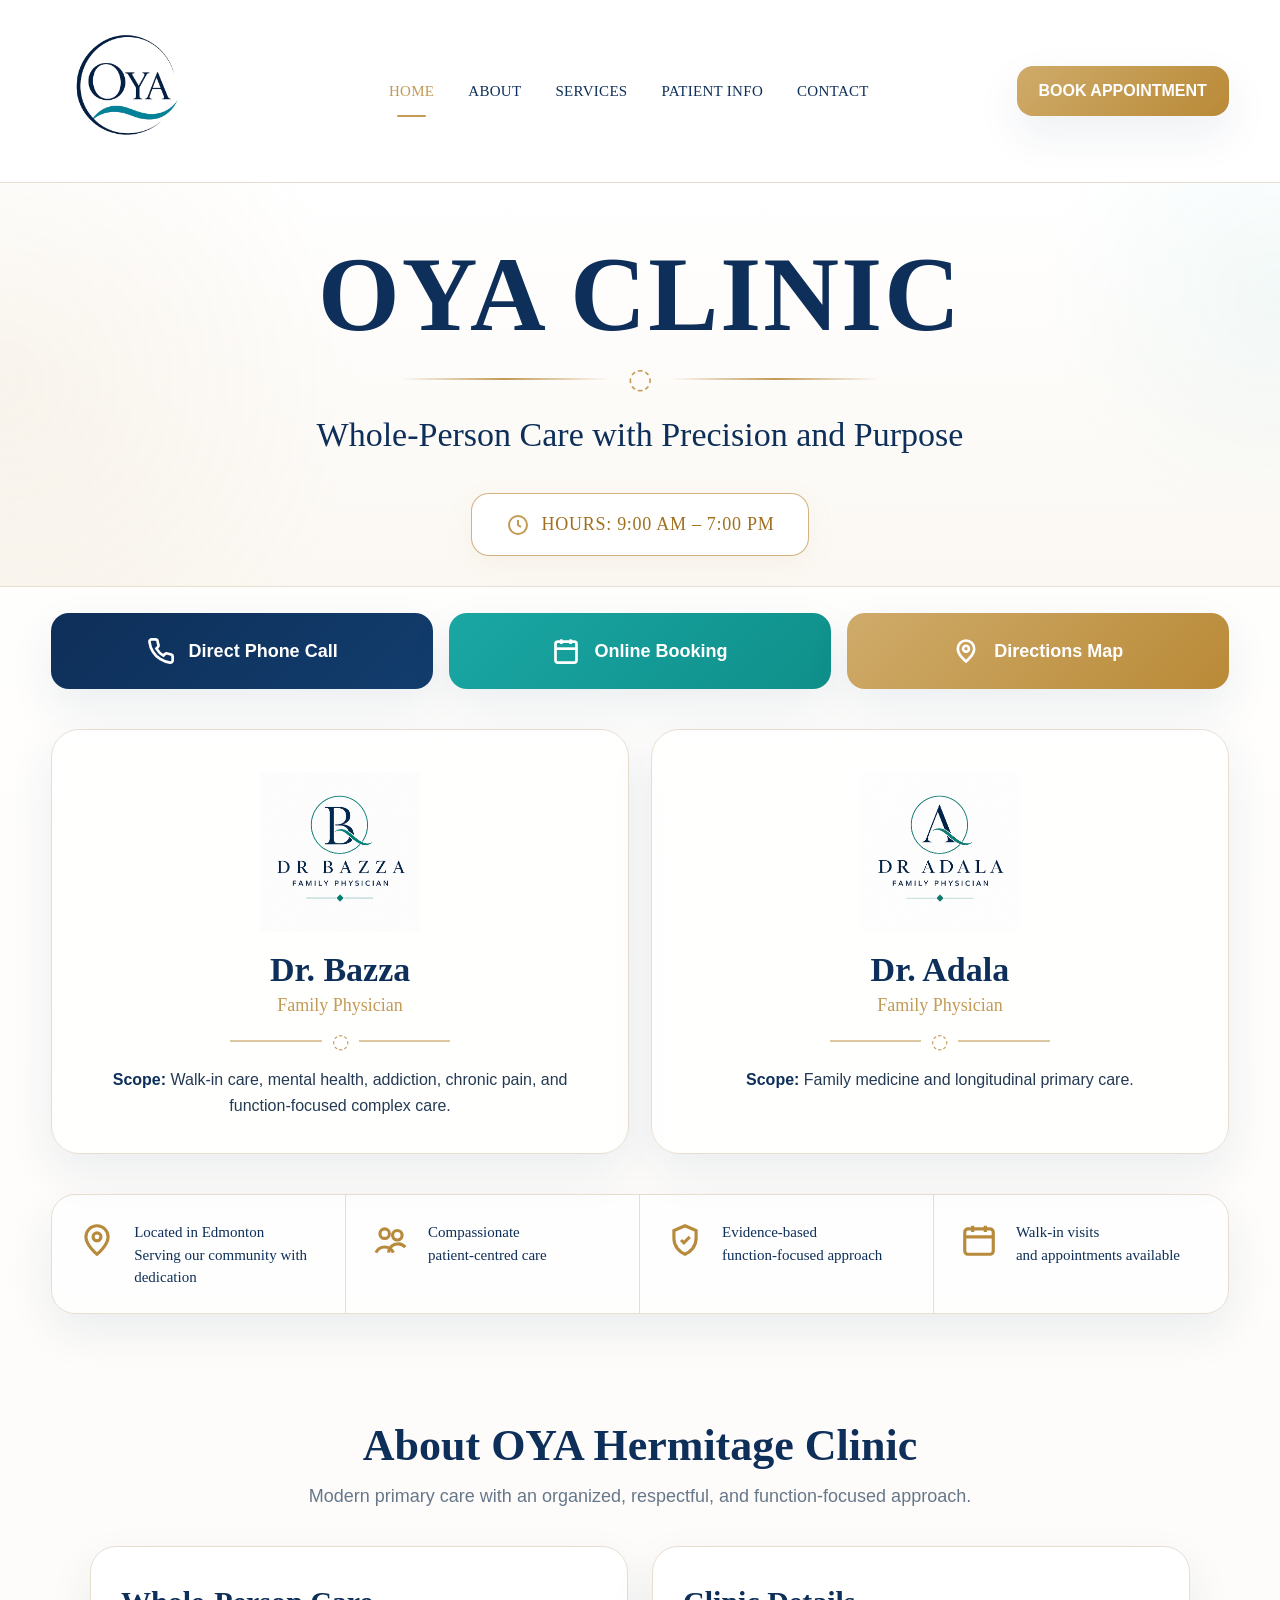
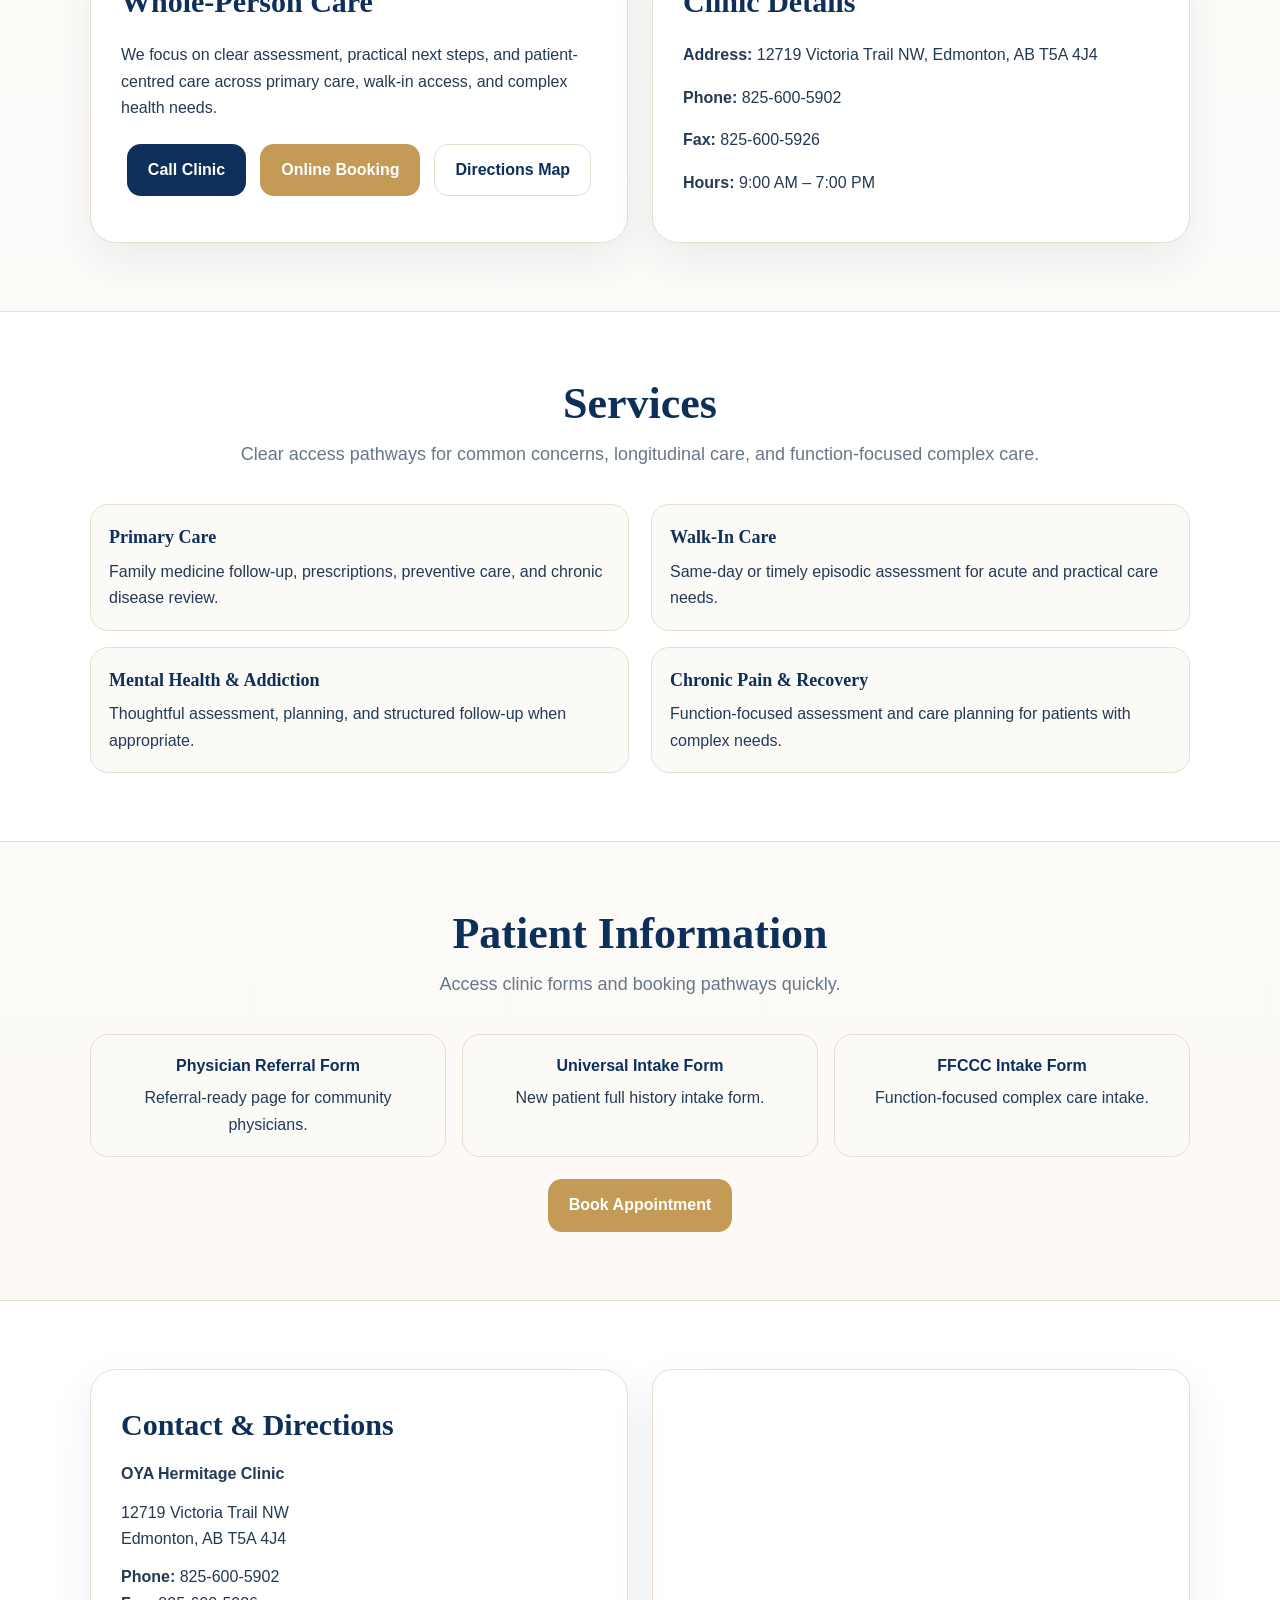
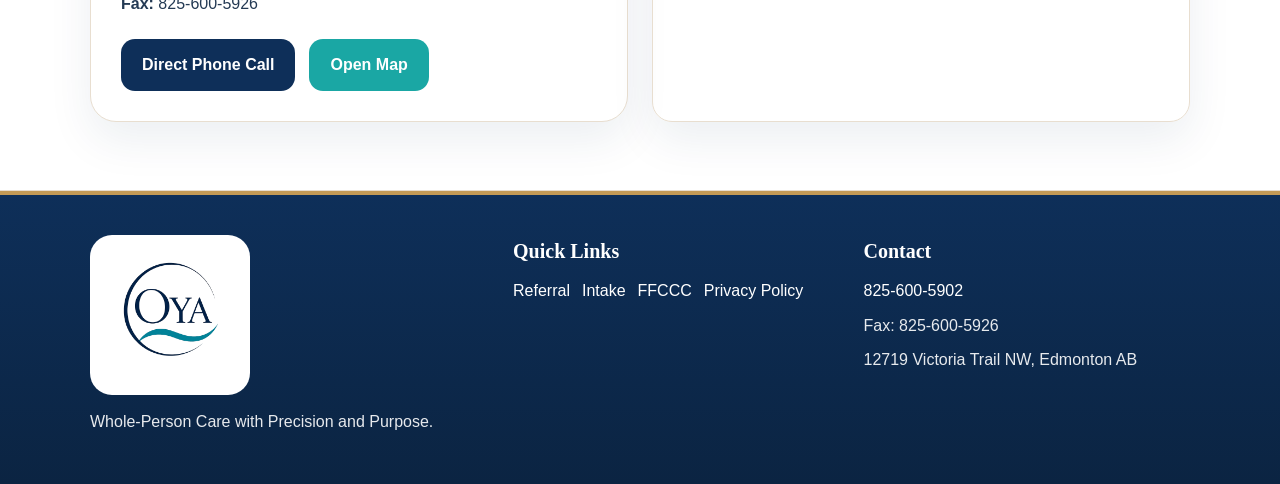
<file: index12.html>
<!DOCTYPE html>
<html lang="en">
<head>
  <meta charset="UTF-8">
  <meta name="viewport" content="width=device-width, initial-scale=1.0">
  <title>OYA Clinic | Whole-Person Care with Precision and Purpose</title>
  <meta name="description" content="OYA Hermitage Clinic in Edmonton. Whole-person care with precision and purpose. Online booking, directions, physician referral, intake forms, and modern primary care.">
  <link rel="stylesheet" href="styles.css">
  <link rel="icon" href="favicon.png">

  <!-- Google Tag Manager -->
  <script>
  (function(w,d,s,l,i){w[l]=w[l]||[];w[l].push({'gtm.start':
  new Date().getTime(),event:'gtm.js'});var f=d.getElementsByTagName(s)[0],
  j=d.createElement(s),dl=l!='dataLayer'?'&l='+l:'';j.async=true;j.src=
  'https://www.googletagmanager.com/gtm.js?id='+i+dl;
  f.parentNode.insertBefore(j,f);
  })(window,document,'script','dataLayer','GTM-MSTXFSRT');
  </script>
  <!-- End Google Tag Manager -->

</head>

<body>
  <!-- Google Tag Manager (noscript) -->
  <noscript><iframe src="https://www.googletagmanager.com/ns.html?id=GTM-MSTXFSRT"
  height="0" width="0" style="display:none;visibility:hidden"></iframe></noscript>
  <!-- End Google Tag Manager (noscript) -->

  <header class="site-header">
    <div class="container header-row">
      <a href="index.html" aria-label="OYA Clinic home"><img src="oya-logo.png" alt="OYA Clinic logo" class="header-logo"></a>
      <nav class="nav" aria-label="Primary navigation">
        <a href="#top" class="active">HOME</a>
        <a href="#about">ABOUT</a>
        <a href="#services">SERVICES</a>
        <a href="#patient-info">PATIENT INFO</a>
        <a href="#contact">CONTACT</a>
      </nav>
      <a class="header-cta" href="https://cloud.healthquest.ca:45277/onlinebooking" target="_blank" rel="noopener">BOOK APPOINTMENT</a>
    </div>
  </header>

  <main id="top">
    <section class="hero">
      <div class="container">
        <h1 class="hero-title">OYA CLINIC</h1>
        <div class="title-divider"><span>◌</span></div>
        <p class="hero-subtitle">Whole-Person Care with Precision and Purpose</p>

        <div class="hours-pill" aria-label="Clinic hours">
          <svg viewBox="0 0 24 24"><circle cx="12" cy="12" r="9"></circle><path d="M12 7v5l3 2"></path></svg>
          <span>HOURS: 9:00 AM – 7:00 PM</span>
        </div>
      </div>
    </section>

    <section class="main-actions">
      <div class="container action-grid">
        <a class="action-card phone" href="tel:8256005902" aria-label="Call clinic">
          <svg viewBox="0 0 24 24"><path d="M22 16.9v3a2 2 0 0 1-2.2 2 19.8 19.8 0 0 1-8.6-3.1 19.5 19.5 0 0 1-6-6A19.8 19.8 0 0 1 2.1 4.2 2 2 0 0 1 4.1 2h3a2 2 0 0 1 2 1.7c.1 1 .4 2 .7 2.8a2 2 0 0 1-.4 2.1L8.1 9.9a16 16 0 0 0 6 6l1.3-1.3a2 2 0 0 1 2.1-.4c.9.3 1.8.6 2.8.7a2 2 0 0 1 1.7 2Z"></path></svg>
          Direct Phone Call
        </a>
        <a class="action-card book" href="https://cloud.healthquest.ca:45277/onlinebooking" target="_blank" rel="noopener" aria-label="Book appointment online">
          <svg viewBox="0 0 24 24"><rect x="3" y="4" width="18" height="18" rx="2"></rect><path d="M16 2v4"></path><path d="M8 2v4"></path><path d="M3 10h18"></path></svg>
          Online Booking
        </a>
        <a class="action-card map" href="https://www.google.com/maps/search/?api=1&query=12719%20Victoria%20Trail%20NW%20Edmonton%20AB%20T5A%204J4" target="_blank" rel="noopener" aria-label="Open directions map">
          <svg viewBox="0 0 24 24"><path d="M12 21s7-5.5 7-11a7 7 0 1 0-14 0c0 5.5 7 11 7 11Z"></path><circle cx="12" cy="10" r="2.5"></circle></svg>
          Directions Map
        </a>
      </div>
    </section>

    <section class="physician-band">
      <div class="container physician-grid">
        <article class="physician-card">
          <div class="logo-panel">
            <img src="dr-bazza-logo.png" alt="Dr. Bazza logo">
          </div>
          <div class="physician-copy">
            <h3>Dr. Bazza</h3>
            <div class="role">Family Physician</div>
            <div class="leaf-divider"><span>◌</span></div>
            <p class="scope-line"><strong>Scope:</strong> Walk-in care, mental health, addiction, chronic pain, and function-focused complex care.</p>
          </div>
        </article>

        <article class="physician-card">
          <div class="logo-panel">
            <img src="dr-adala-logo.png" alt="Dr. Adala logo">
          </div>
          <div class="physician-copy">
            <h3>Dr. Adala</h3>
            <div class="role">Family Physician</div>
            <div class="leaf-divider"><span>◌</span></div>
            <p class="scope-line"><strong>Scope:</strong> Family medicine and longitudinal primary care.</p>
          </div>
        </article>
      </div>
    </section>

    <section class="mini-ribbon">
      <div class="container mini-grid">
        <div class="mini-item">
          <div class="mini-icon"><svg viewBox="0 0 24 24"><path d="M12 21s7-5.5 7-11a7 7 0 1 0-14 0c0 5.5 7 11 7 11Z"></path><circle cx="12" cy="10" r="2.5"></circle></svg></div>
          <div class="mini-copy">Located in Edmonton<br>Serving our community with dedication</div>
        </div>
        <div class="mini-item">
          <div class="mini-icon"><svg viewBox="0 0 24 24"><path d="M8 11a3 3 0 1 0 0-6 3 3 0 0 0 0 6Z"></path><path d="M16 12a3 3 0 1 0 0-6 3 3 0 0 0 0 6Z"></path><path d="M2.5 20a6 6 0 0 1 11 0"></path><path d="M10.5 20A6 6 0 0 1 21 16.5"></path></svg></div>
          <div class="mini-copy">Compassionate<br>patient-centred care</div>
        </div>
        <div class="mini-item">
          <div class="mini-icon"><svg viewBox="0 0 24 24"><path d="M12 3l7 3v5c0 5-3.5 8.5-7 10-3.5-1.5-7-5-7-10V6l7-3Z"></path><path d="m9.5 12 1.8 1.8L15 10"></path></svg></div>
          <div class="mini-copy">Evidence-based<br>function-focused approach</div>
        </div>
        <div class="mini-item">
          <div class="mini-icon"><svg viewBox="0 0 24 24"><rect x="3" y="5" width="18" height="16" rx="2"></rect><path d="M16 3v4"></path><path d="M8 3v4"></path><path d="M3 10h18"></path></svg></div>
          <div class="mini-copy">Walk-in visits<br>and appointments available</div>
        </div>
      </div>
    </section>

    <section class="section" id="about">
      <div class="small-container">
        <div class="section-title">
          <h2>About OYA Hermitage Clinic</h2>
          <p>Modern primary care with an organized, respectful, and function-focused approach.</p>
        </div>
        <div class="info-grid">
          <article class="panel">
            <h3>Whole-Person Care</h3>
            <p>We focus on clear assessment, practical next steps, and patient-centred care across primary care, walk-in access, and complex health needs.</p>
            <div class="cta-row">
              <a class="btn btn-primary" href="tel:8256005902">Call Clinic</a>
              <a class="btn btn-gold" href="https://cloud.healthquest.ca:45277/onlinebooking" target="_blank" rel="noopener">Online Booking</a>
              <a class="btn btn-outline" href="https://www.google.com/maps/search/?api=1&query=12719%20Victoria%20Trail%20NW%20Edmonton%20AB%20T5A%204J4" target="_blank" rel="noopener">Directions Map</a>
            </div>
          </article>
          <article class="panel">
            <h3>Clinic Details</h3>
            <p><strong>Address:</strong> 12719 Victoria Trail NW, Edmonton, AB T5A 4J4</p>
            <p><strong>Phone:</strong> <a href="tel:8256005902">825-600-5902</a></p>
            <p><strong>Fax:</strong> 825-600-5926</p>
            <p><strong>Hours:</strong> 9:00 AM – 7:00 PM</p>
          </article>
        </div>
      </div>
    </section>

    <section class="section alt" id="services">
      <div class="small-container">
        <div class="section-title">
          <h2>Services</h2>
          <p>Clear access pathways for common concerns, longitudinal care, and function-focused complex care.</p>
        </div>
        <div class="service-list">
          <div class="service-box"><strong>Primary Care</strong>Family medicine follow-up, prescriptions, preventive care, and chronic disease review.</div>
          <div class="service-box"><strong>Walk-In Care</strong>Same-day or timely episodic assessment for acute and practical care needs.</div>
          <div class="service-box"><strong>Mental Health & Addiction</strong>Thoughtful assessment, planning, and structured follow-up when appropriate.</div>
          <div class="service-box"><strong>Chronic Pain & Recovery</strong>Function-focused assessment and care planning for patients with complex needs.</div>
        </div>
      </div>
    </section>

    <section class="section" id="patient-info">
      <div class="small-container">
        <div class="section-title">
          <h2>Patient Information</h2>
          <p>Access clinic forms and booking pathways quickly.</p>
        </div>
        <div class="info-links">
          <a class="info-link" href="referral.html"><strong>Physician Referral Form</strong>Referral-ready page for community physicians.</a>
          <a class="info-link" href="intake.html"><strong>Universal Intake Form</strong>New patient full history intake form.</a>
          <a class="info-link" href="ffccc-intake.html"><strong>FFCCC Intake Form</strong>Function-focused complex care intake.</a>
        </div>
        <div class="cta-row">
          <a class="btn btn-gold" href="https://cloud.healthquest.ca:45277/onlinebooking" target="_blank" rel="noopener">Book Appointment</a>
        </div>
      </div>
    </section>

    <section class="section alt" id="contact">
      <div class="small-container info-grid">
        <article class="panel contact-box">
          <h3>Contact & Directions</h3>
          <p><strong>OYA Hermitage Clinic</strong></p>
          <p>12719 Victoria Trail NW<br>Edmonton, AB T5A 4J4</p>
          <p><strong>Phone:</strong> <a href="tel:8256005902">825-600-5902</a><br><strong>Fax:</strong> 825-600-5926</p>
          <div class="cta-row" style="justify-content:flex-start">
            <a class="btn btn-primary" href="tel:8256005902">Direct Phone Call</a>
            <a class="btn btn-teal" href="https://www.google.com/maps/search/?api=1&query=12719%20Victoria%20Trail%20NW%20Edmonton%20AB%20T5A%204J4" target="_blank" rel="noopener">Open Map</a>
          </div>
        </article>
        <div class="map-frame">
          <iframe src="https://www.google.com/maps?q=12719%20Victoria%20Trail%20NW%20Edmonton%20AB%20T5A%204J4&output=embed" loading="lazy" title="Clinic location map"></iframe>
        </div>
      </div>
    </section>
  </main>

  <footer class="footer">
    <div class="small-container footer-grid">
      <div>
        <img src="oya-logo.png" alt="OYA Clinic logo" class="footer-logo">
        <p style="margin-top:14px">Whole-Person Care with Precision and Purpose.</p>
      </div>
      <div>
        <h4>Quick Links</h4>
        <div class="helper-links">
          <a href="referral.html">Referral</a>
          <a href="intake.html">Intake</a>
          <a href="ffccc-intake.html">FFCCC</a>
          <a href="privacy.html">Privacy Policy</a>
        </div>
      </div>
      <div>
        <h4>Contact</h4>
        <p><a href="tel:8256005902">825-600-5902</a></p>
        <p>Fax: 825-600-5926</p>
        <p>12719 Victoria Trail NW, Edmonton AB</p>
      </div>
    </div>
  </footer>
</body>
</html>
</file>
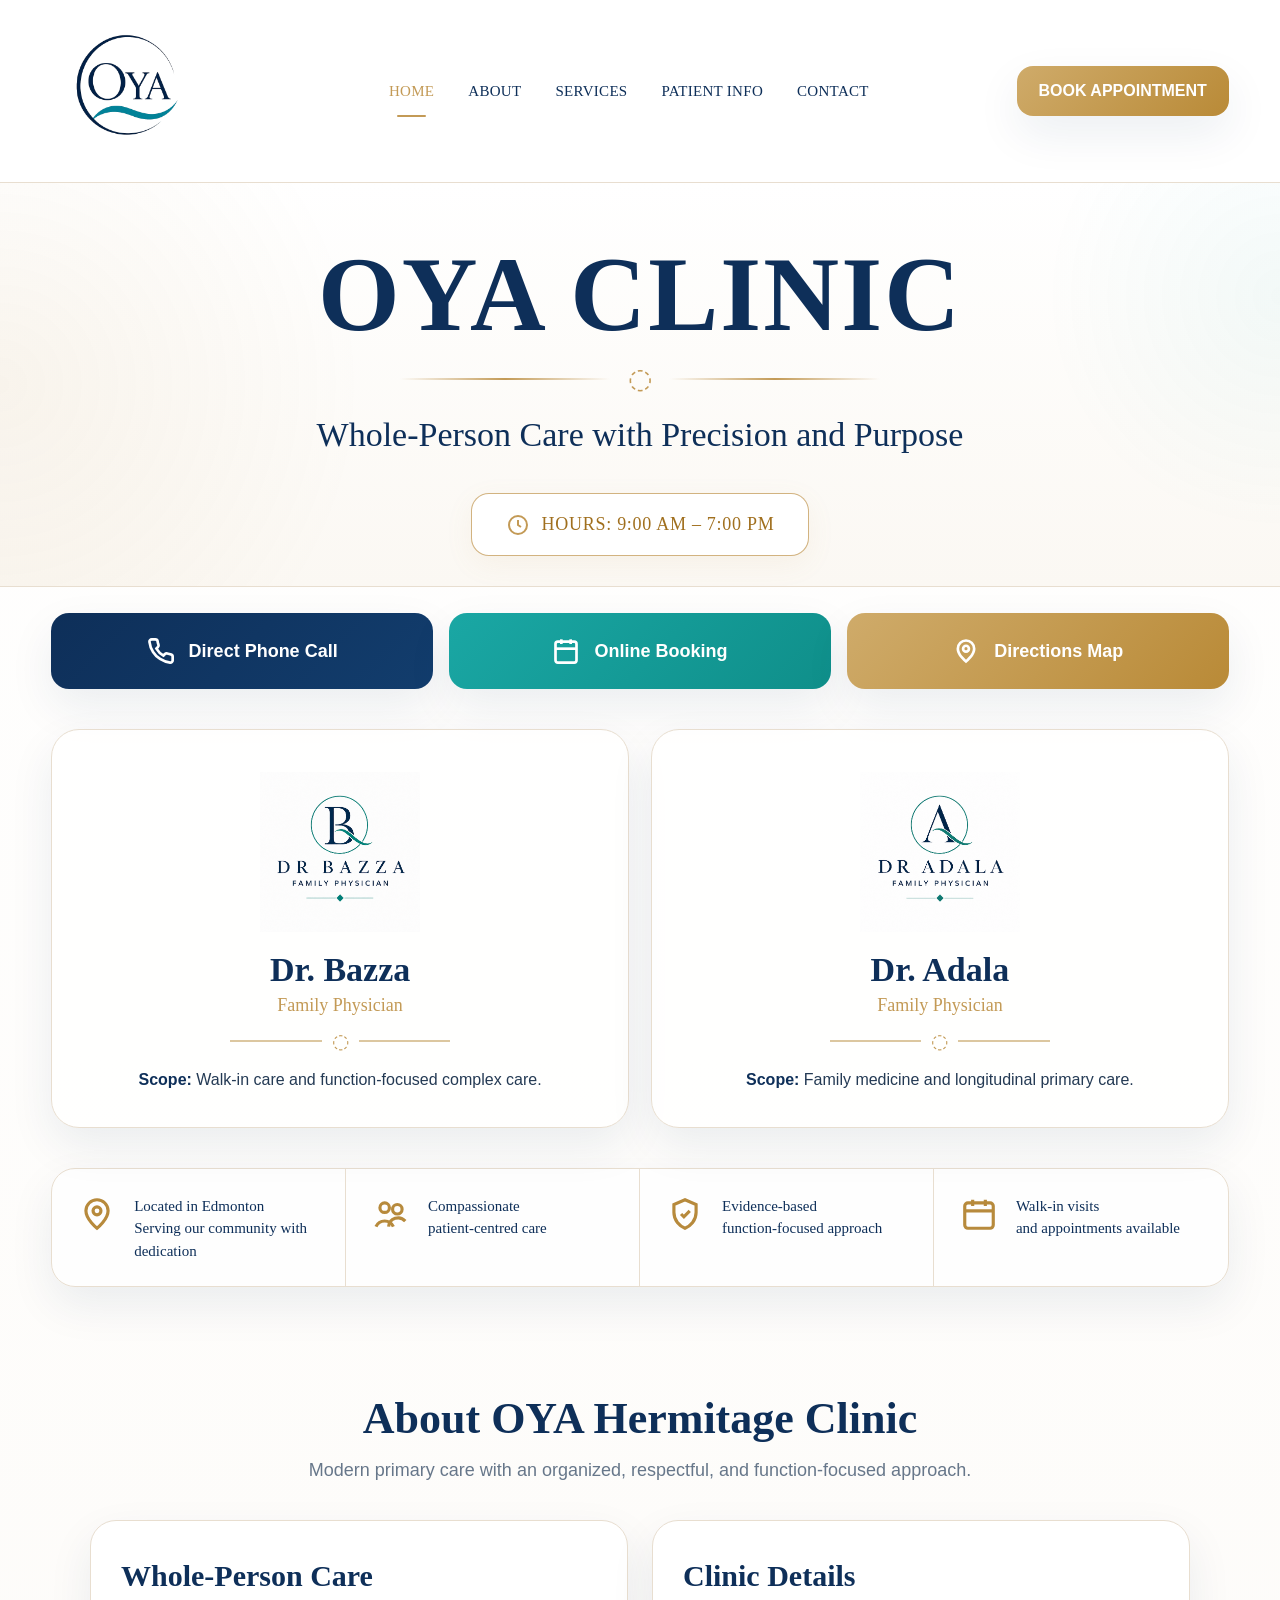
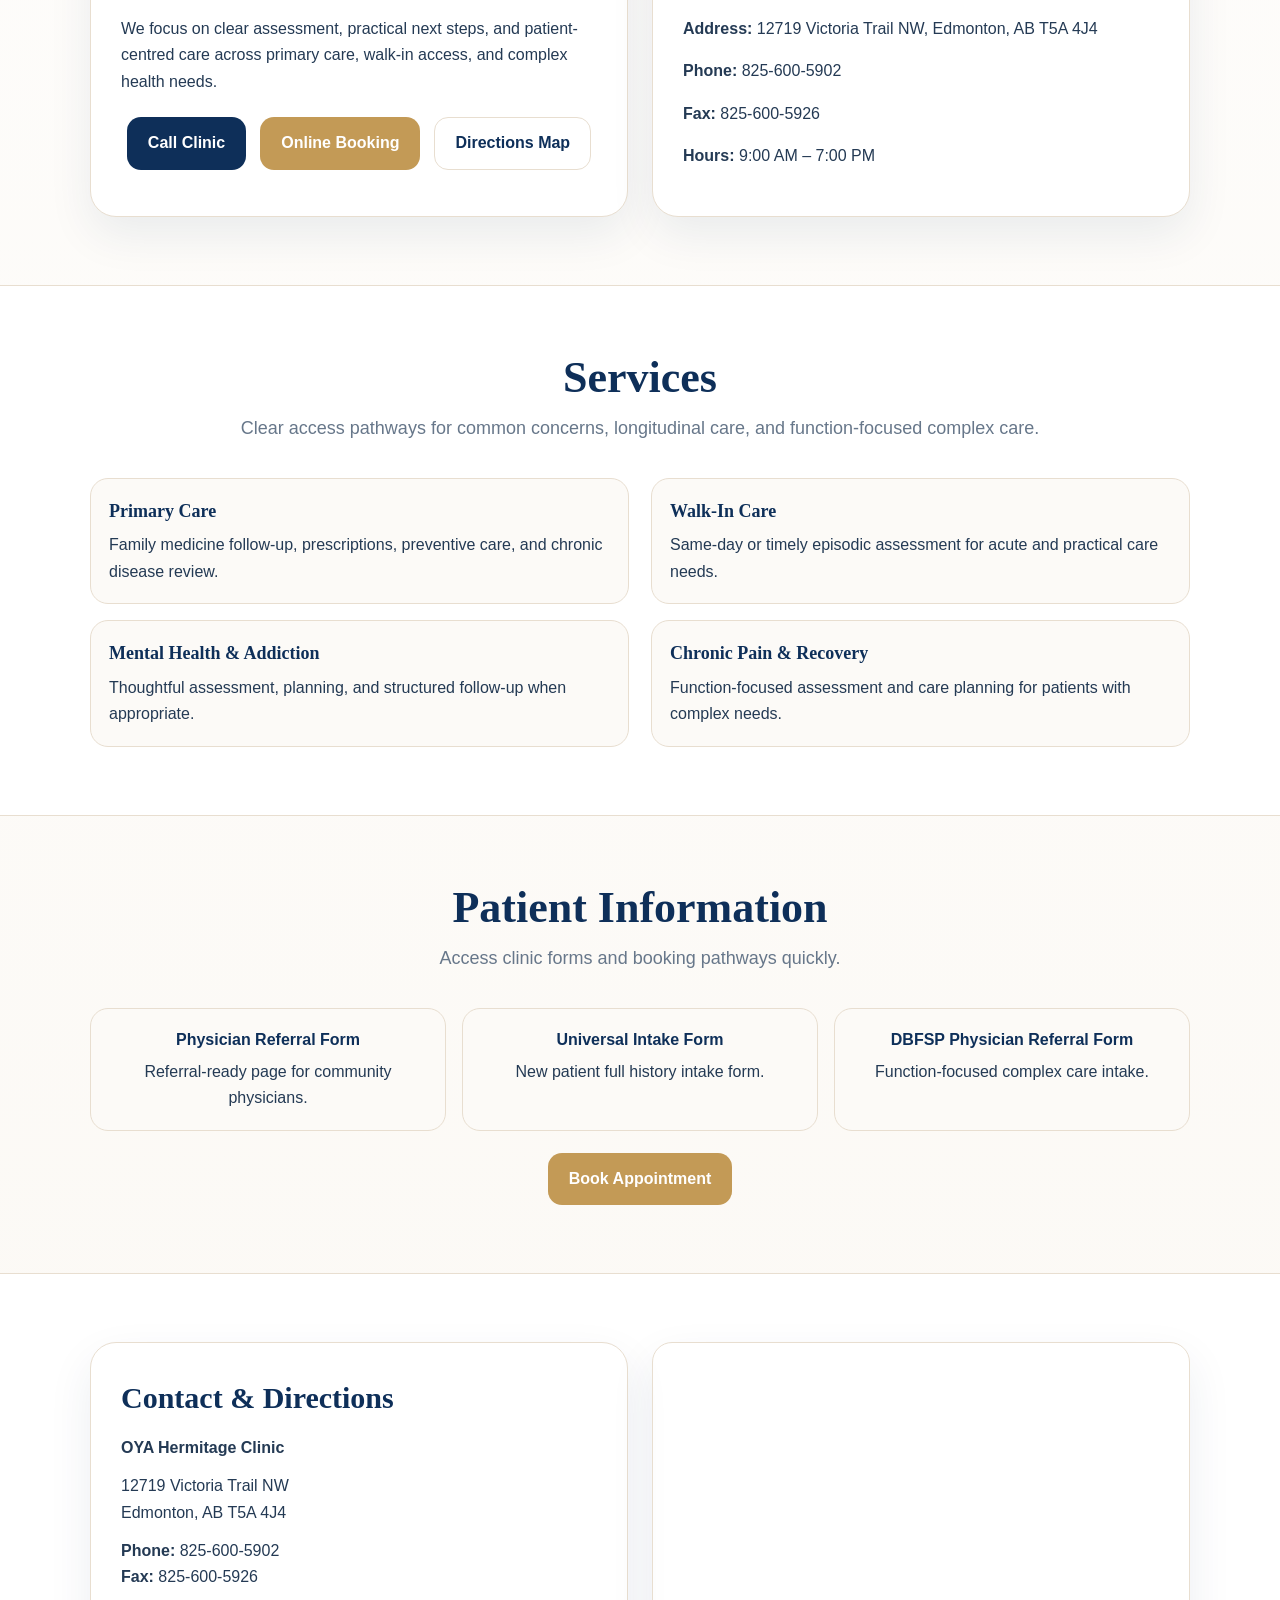
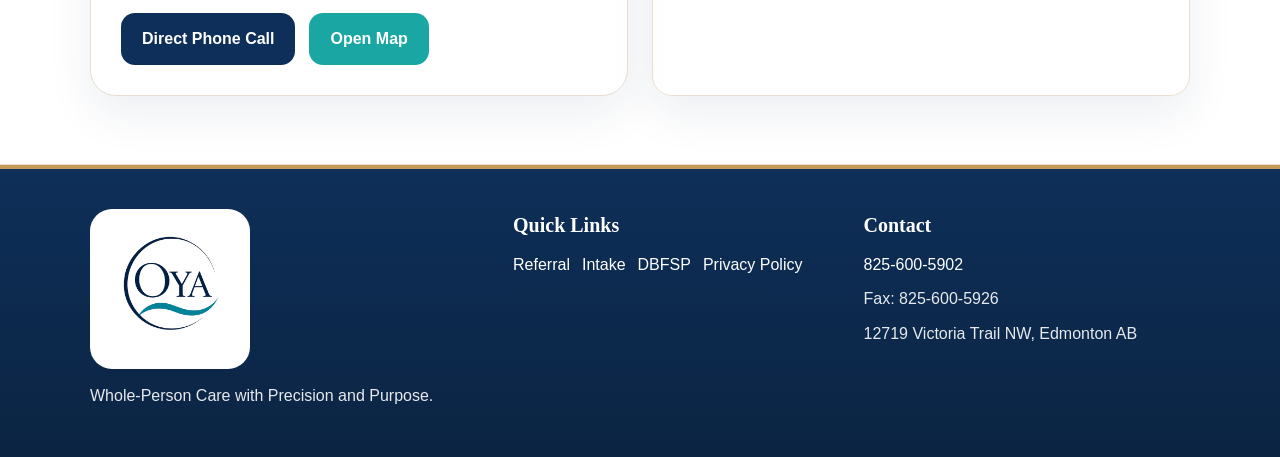
<file: index_OYA_updated.html>
<!DOCTYPE html>
<html lang="en">
<head>
  <meta charset="UTF-8">
  <meta name="viewport" content="width=device-width, initial-scale=1.0">
  <title>OYA Clinic | Whole-Person Care with Precision and Purpose</title>
  <meta name="description" content="OYA Hermitage Clinic in Edmonton. Whole-person care with precision and purpose. Online booking, directions, physician referral, intake forms, and modern primary care.">
  <link rel="stylesheet" href="styles.css">
  <link rel="icon" href="favicon.png">
  <!-- Google Tag Manager -->
  <script>
  (function(w,d,s,l,i){w[l]=w[l]||[];w[l].push({'gtm.start':
  new Date().getTime(),event:'gtm.js'});var f=d.getElementsByTagName(s)[0],
  j=d.createElement(s),dl=l!='dataLayer'?'&l='+l:'';j.async=true;j.src=
  'https://www.googletagmanager.com/gtm.js?id='+i+dl;
  f.parentNode.insertBefore(j,f);
  })(window,document,'script','dataLayer','GTM-MSTXFSRT');
  </script>
  <!-- End Google Tag Manager -->
</head>
<body>
  <!-- Google Tag Manager (noscript) -->
  <noscript><iframe src="https://www.googletagmanager.com/ns.html?id=GTM-MSTXFSRT"
  height="0" width="0" style="display:none;visibility:hidden"></iframe></noscript>
  <!-- End Google Tag Manager (noscript) -->
  <header class="site-header">
    <div class="container header-row">
      <a href="index.html" aria-label="OYA Clinic home"><img src="oya-logo.png" alt="OYA Clinic logo" class="header-logo"></a>
      <nav class="nav" aria-label="Primary navigation">
        <a href="#top" class="active">HOME</a>
        <a href="#about">ABOUT</a>
        <a href="#services">SERVICES</a>
        <a href="#patient-info">PATIENT INFO</a>
        <a href="#contact">CONTACT</a>
      </nav>
      <a class="header-cta" href="https://cloud.healthquest.ca:45277/onlinebooking" target="_blank" rel="noopener">BOOK APPOINTMENT</a>
    </div>
  </header>

  <main id="top">
    <section class="hero">
      <div class="container">
        <h1 class="hero-title">OYA CLINIC</h1>
        <div class="title-divider"><span>◌</span></div>
        <p class="hero-subtitle">Whole-Person Care with Precision and Purpose</p>

        <div class="hours-pill" aria-label="Clinic hours">
          <svg viewBox="0 0 24 24"><circle cx="12" cy="12" r="9"></circle><path d="M12 7v5l3 2"></path></svg>
          <span>HOURS: 9:00 AM – 7:00 PM</span>
        </div>
      </div>
    </section>

    <section class="main-actions">
      <div class="container action-grid">
        <a class="action-card phone" href="tel:8256005902" aria-label="Call clinic">
          <svg viewBox="0 0 24 24"><path d="M22 16.9v3a2 2 0 0 1-2.2 2 19.8 19.8 0 0 1-8.6-3.1 19.5 19.5 0 0 1-6-6A19.8 19.8 0 0 1 2.1 4.2 2 2 0 0 1 4.1 2h3a2 2 0 0 1 2 1.7c.1 1 .4 2 .7 2.8a2 2 0 0 1-.4 2.1L8.1 9.9a16 16 0 0 0 6 6l1.3-1.3a2 2 0 0 1 2.1-.4c.9.3 1.8.6 2.8.7a2 2 0 0 1 1.7 2Z"></path></svg>
          Direct Phone Call
        </a>
        <a class="action-card book" href="https://cloud.healthquest.ca:45277/onlinebooking" target="_blank" rel="noopener" aria-label="Book appointment online">
          <svg viewBox="0 0 24 24"><rect x="3" y="4" width="18" height="18" rx="2"></rect><path d="M16 2v4"></path><path d="M8 2v4"></path><path d="M3 10h18"></path></svg>
          Online Booking
        </a>
        <a class="action-card map" href="https://www.google.com/maps/search/?api=1&query=12719%20Victoria%20Trail%20NW%20Edmonton%20AB%20T5A%204J4" target="_blank" rel="noopener" aria-label="Open directions map">
          <svg viewBox="0 0 24 24"><path d="M12 21s7-5.5 7-11a7 7 0 1 0-14 0c0 5.5 7 11 7 11Z"></path><circle cx="12" cy="10" r="2.5"></circle></svg>
          Directions Map
        </a>
      </div>
    </section>

    <section class="physician-band">
      <div class="container physician-grid">
        <article class="physician-card">
          <div class="logo-panel">
            <img src="dr-bazza-logo.png" alt="Dr. Bazza logo">
          </div>
          <div class="physician-copy">
            <h3>Dr. Bazza</h3>
            <div class="role">Family Physician</div>
            <div class="leaf-divider"><span>◌</span></div>
            <p class="scope-line"><strong>Scope:</strong> Walk-in care and function-focused complex care.</p>
          </div>
        </article>

        <article class="physician-card">
          <div class="logo-panel">
            <img src="dr-adala-logo.png" alt="Dr. Adala logo">
          </div>
          <div class="physician-copy">
            <h3>Dr. Adala</h3>
            <div class="role">Family Physician</div>
            <div class="leaf-divider"><span>◌</span></div>
            <p class="scope-line"><strong>Scope:</strong> Family medicine and longitudinal primary care.</p>
          </div>
        </article>
      </div>
    </section>

    <section class="mini-ribbon">
      <div class="container mini-grid">
        <div class="mini-item">
          <div class="mini-icon"><svg viewBox="0 0 24 24"><path d="M12 21s7-5.5 7-11a7 7 0 1 0-14 0c0 5.5 7 11 7 11Z"></path><circle cx="12" cy="10" r="2.5"></circle></svg></div>
          <div class="mini-copy">Located in Edmonton<br>Serving our community with dedication</div>
        </div>
        <div class="mini-item">
          <div class="mini-icon"><svg viewBox="0 0 24 24"><path d="M8 11a3 3 0 1 0 0-6 3 3 0 0 0 0 6Z"></path><path d="M16 12a3 3 0 1 0 0-6 3 3 0 0 0 0 6Z"></path><path d="M2.5 20a6 6 0 0 1 11 0"></path><path d="M10.5 20A6 6 0 0 1 21 16.5"></path></svg></div>
          <div class="mini-copy">Compassionate<br>patient-centred care</div>
        </div>
        <div class="mini-item">
          <div class="mini-icon"><svg viewBox="0 0 24 24"><path d="M12 3l7 3v5c0 5-3.5 8.5-7 10-3.5-1.5-7-5-7-10V6l7-3Z"></path><path d="m9.5 12 1.8 1.8L15 10"></path></svg></div>
          <div class="mini-copy">Evidence-based<br>function-focused approach</div>
        </div>
        <div class="mini-item">
          <div class="mini-icon"><svg viewBox="0 0 24 24"><rect x="3" y="5" width="18" height="16" rx="2"></rect><path d="M16 3v4"></path><path d="M8 3v4"></path><path d="M3 10h18"></path></svg></div>
          <div class="mini-copy">Walk-in visits<br>and appointments available</div>
        </div>
      </div>
    </section>

    <section class="section" id="about">
      <div class="small-container">
        <div class="section-title">
          <h2>About OYA Hermitage Clinic</h2>
          <p>Modern primary care with an organized, respectful, and function-focused approach.</p>
        </div>
        <div class="info-grid">
          <article class="panel">
            <h3>Whole-Person Care</h3>
            <p>We focus on clear assessment, practical next steps, and patient-centred care across primary care, walk-in access, and complex health needs.</p>
            <div class="cta-row">
              <a class="btn btn-primary" href="tel:8256005902">Call Clinic</a>
              <a class="btn btn-gold" href="https://cloud.healthquest.ca:45277/onlinebooking" target="_blank" rel="noopener">Online Booking</a>
              <a class="btn btn-outline" href="https://www.google.com/maps/search/?api=1&query=12719%20Victoria%20Trail%20NW%20Edmonton%20AB%20T5A%204J4" target="_blank" rel="noopener">Directions Map</a>
            </div>
          </article>
          <article class="panel">
            <h3>Clinic Details</h3>
            <p><strong>Address:</strong> 12719 Victoria Trail NW, Edmonton, AB T5A 4J4</p>
            <p><strong>Phone:</strong> <a href="tel:8256005902">825-600-5902</a></p>
            <p><strong>Fax:</strong> 825-600-5926</p>
            <p><strong>Hours:</strong> 9:00 AM – 7:00 PM</p>
          </article>
        </div>
      </div>
    </section>

    <section class="section alt" id="services">
      <div class="small-container">
        <div class="section-title">
          <h2>Services</h2>
          <p>Clear access pathways for common concerns, longitudinal care, and function-focused complex care.</p>
        </div>
        <div class="service-list">
          <div class="service-box"><strong>Primary Care</strong>Family medicine follow-up, prescriptions, preventive care, and chronic disease review.</div>
          <div class="service-box"><strong>Walk-In Care</strong>Same-day or timely episodic assessment for acute and practical care needs.</div>
          <div class="service-box"><strong>Mental Health & Addiction</strong>Thoughtful assessment, planning, and structured follow-up when appropriate.</div>
          <div class="service-box"><strong>Chronic Pain & Recovery</strong>Function-focused assessment and care planning for patients with complex needs.</div>
        </div>
      </div>
    </section>

    <section class="section" id="patient-info">
      <div class="small-container">
        <div class="section-title">
          <h2>Patient Information</h2>
          <p>Access clinic forms and booking pathways quickly.</p>
        </div>
        <div class="info-links">
          <a class="info-link" href="referral.html"><strong>Physician Referral Form</strong>Referral-ready page for community physicians.</a>
          <a class="info-link" href="intake.html"><strong>Universal Intake Form</strong>New patient full history intake form.</a>
          <a class="info-link" href="ffccc-intake.html"><strong>DBFSP Physician Referral Form</strong>Function-focused complex care intake.</a>
        </div>
        <div class="cta-row">
          <a class="btn btn-gold" href="https://cloud.healthquest.ca:45277/onlinebooking" target="_blank" rel="noopener">Book Appointment</a>
        </div>
      </div>
    </section>

    <section class="section alt" id="contact">
      <div class="small-container info-grid">
        <article class="panel contact-box">
          <h3>Contact & Directions</h3>
          <p><strong>OYA Hermitage Clinic</strong></p>
          <p>12719 Victoria Trail NW<br>Edmonton, AB T5A 4J4</p>
          <p><strong>Phone:</strong> <a href="tel:8256005902">825-600-5902</a><br><strong>Fax:</strong> 825-600-5926</p>
          <div class="cta-row" style="justify-content:flex-start">
            <a class="btn btn-primary" href="tel:8256005902">Direct Phone Call</a>
            <a class="btn btn-teal" href="https://www.google.com/maps/search/?api=1&query=12719%20Victoria%20Trail%20NW%20Edmonton%20AB%20T5A%204J4" target="_blank" rel="noopener">Open Map</a>
          </div>
        </article>
        <div class="map-frame">
          <iframe src="https://www.google.com/maps?q=12719%20Victoria%20Trail%20NW%20Edmonton%20AB%20T5A%204J4&output=embed" loading="lazy" title="Clinic location map"></iframe>
        </div>
      </div>
    </section>
  </main>

  <footer class="footer">
    <div class="small-container footer-grid">
      <div>
        <img src="oya-logo.png" alt="OYA Clinic logo" class="footer-logo">
        <p style="margin-top:14px">Whole-Person Care with Precision and Purpose.</p>
      </div>
      <div>
        <h4>Quick Links</h4>
        <div class="helper-links">
          <a href="referral.html">Referral</a>
          <a href="intake.html">Intake</a>
          <a href="ffccc-intake.html">DBFSP</a>
          <a href="privacy.html">Privacy Policy</a>
        </div>
      </div>
      <div>
        <h4>Contact</h4>
        <p><a href="tel:8256005902">825-600-5902</a></p>
        <p>Fax: 825-600-5926</p>
        <p>12719 Victoria Trail NW, Edmonton AB</p>
      </div>
    </div>
  </footer>
</body>
</html>
</file>
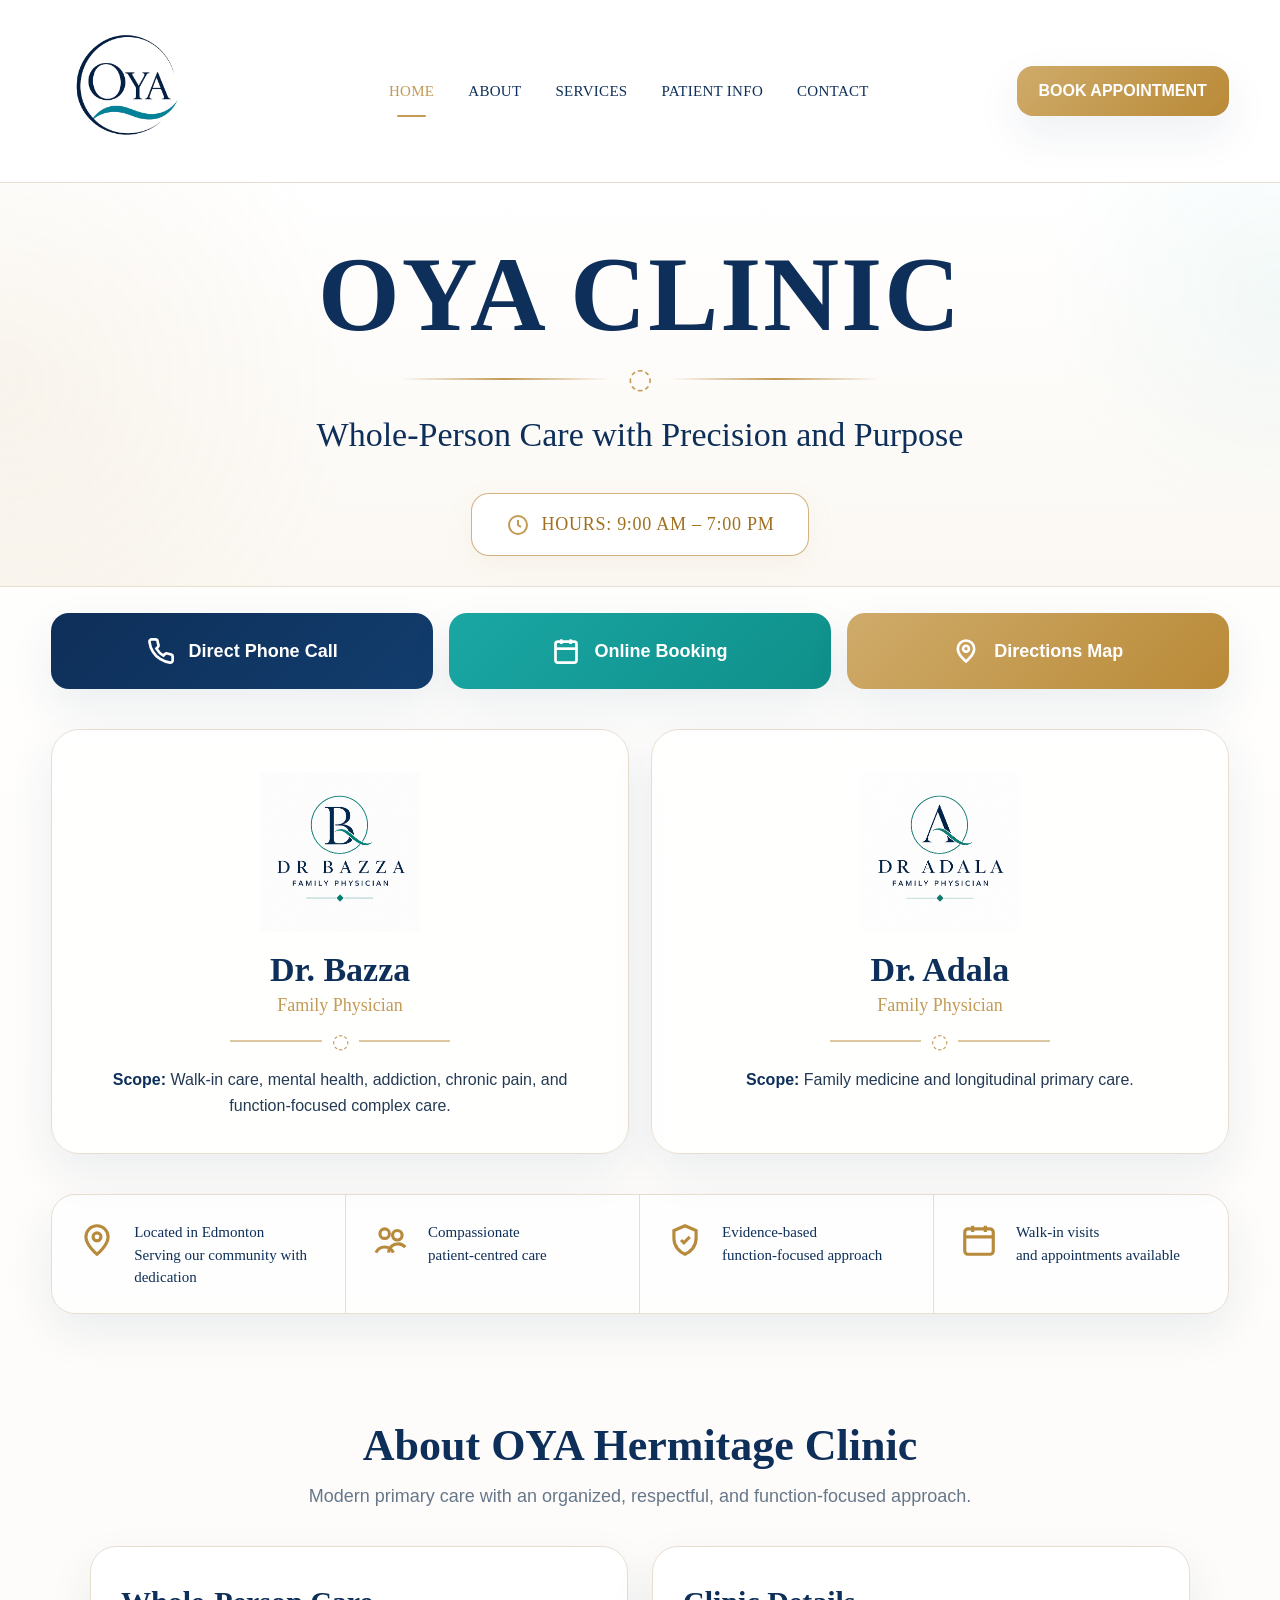
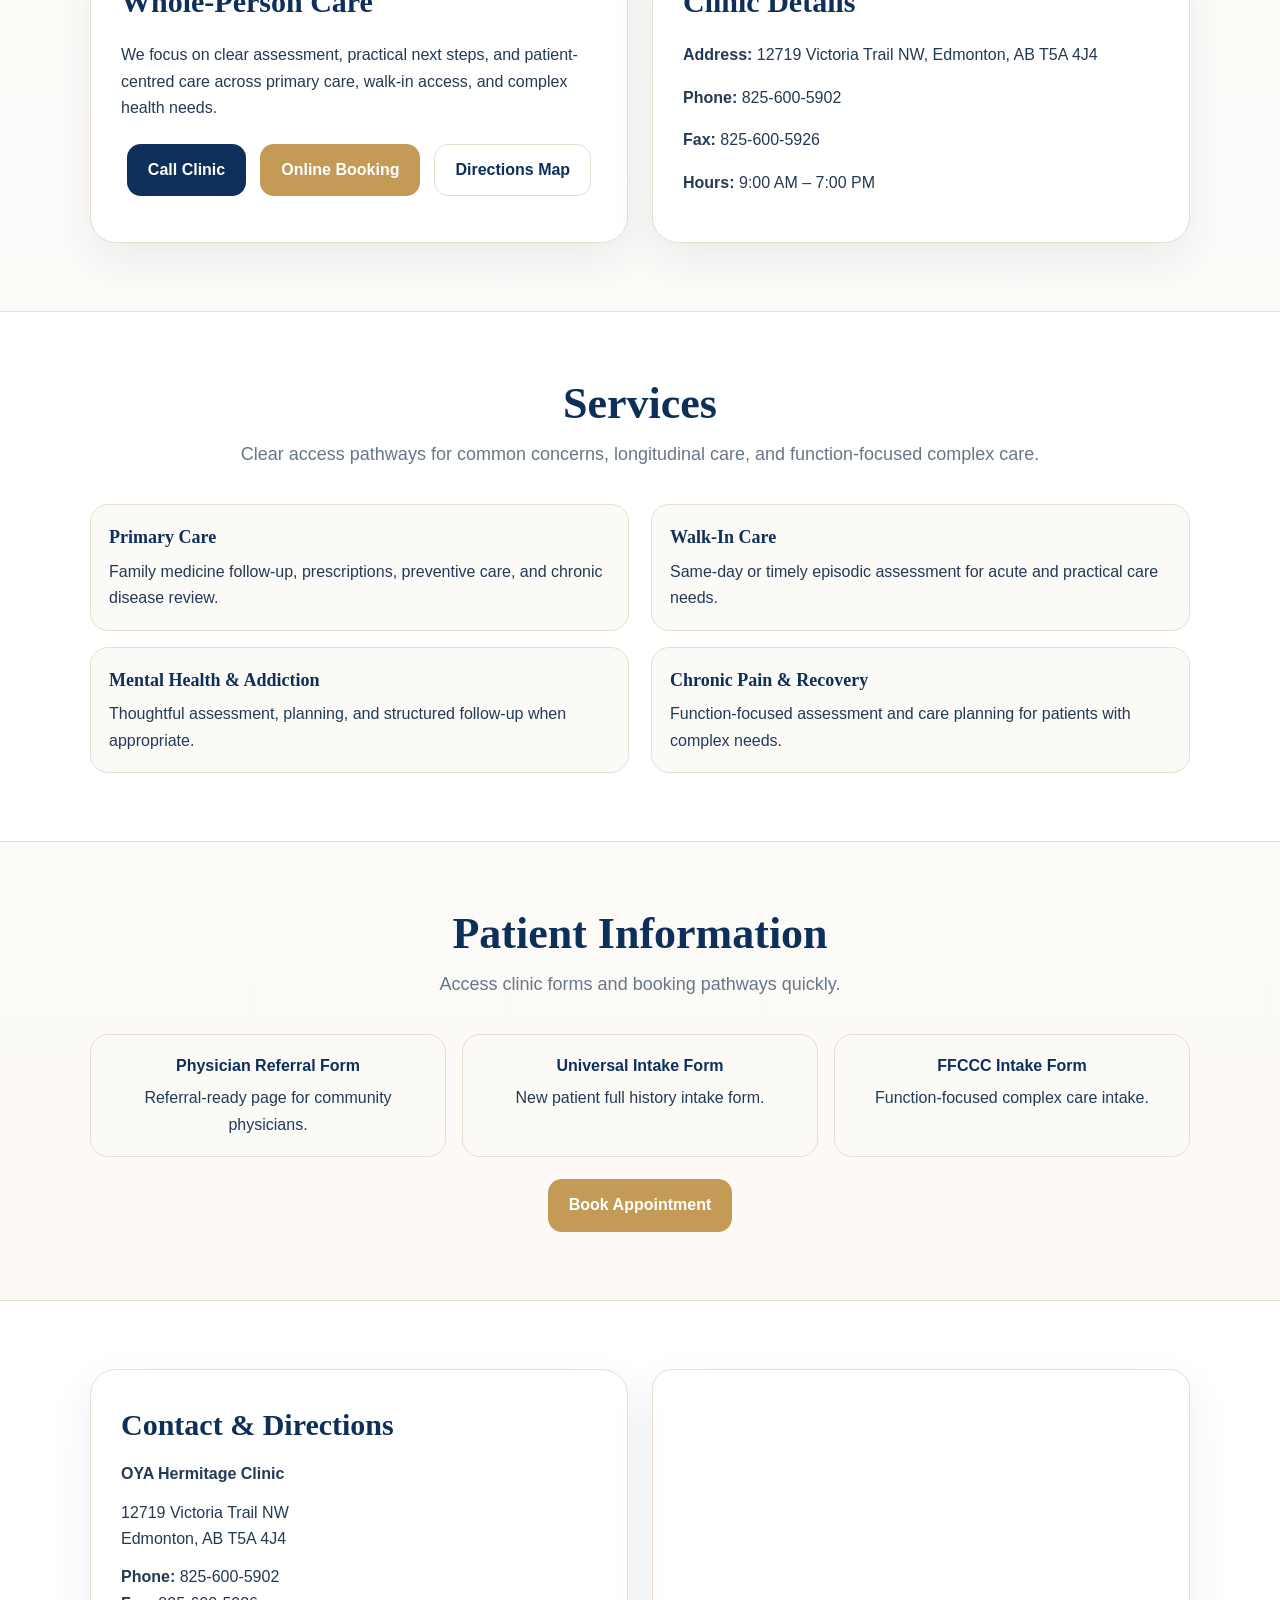
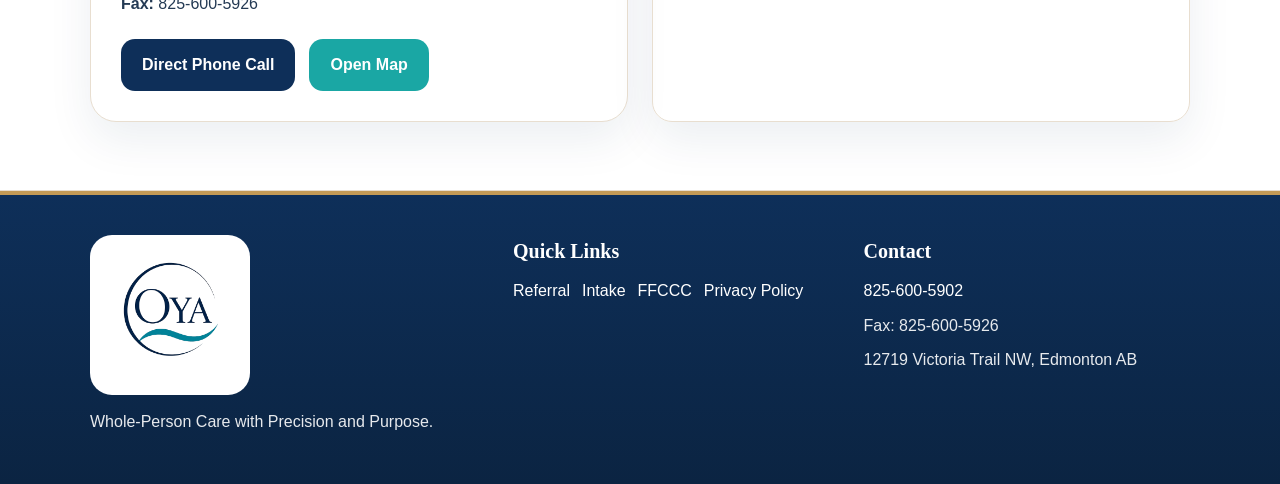
<file: index_updated.html>
<!DOCTYPE html>
<html lang="en">
<head>
  <meta charset="UTF-8">
  <meta name="viewport" content="width=device-width, initial-scale=1.0">
  <title>OYA Clinic | Whole-Person Care with Precision and Purpose</title>
  <meta name="description" content="OYA Hermitage Clinic in Edmonton. Whole-person care with precision and purpose. Online booking, directions, physician referral, intake forms, and modern primary care.">
  <link rel="stylesheet" href="styles.css">
  <link rel="icon" href="favicon.png">

  <!-- Google Tag Manager -->
  <script>
  (function(w,d,s,l,i){w[l]=w[l]||[];w[l].push({'gtm.start':
  new Date().getTime(),event:'gtm.js'});var f=d.getElementsByTagName(s)[0],
  j=d.createElement(s),dl=l!='dataLayer'?'&l='+l:'';j.async=true;j.src=
  'https://www.googletagmanager.com/gtm.js?id='+i+dl;
  f.parentNode.insertBefore(j,f);
  })(window,document,'script','dataLayer','GTM-MSTXFSRT');
  </script>
  <!-- End Google Tag Manager -->

</head>

<body>
  <!-- Google Tag Manager (noscript) -->
  <noscript><iframe src="https://www.googletagmanager.com/ns.html?id=GTM-MSTXFSRT"
  height="0" width="0" style="display:none;visibility:hidden"></iframe></noscript>
  <!-- End Google Tag Manager (noscript) -->

  <header class="site-header">
    <div class="container header-row">
      <a href="index.html" aria-label="OYA Clinic home"><img src="oya-logo.png" alt="OYA Clinic logo" class="header-logo"></a>
      <nav class="nav" aria-label="Primary navigation">
        <a href="#top" class="active">HOME</a>
        <a href="#about">ABOUT</a>
        <a href="#services">SERVICES</a>
        <a href="#patient-info">PATIENT INFO</a>
        <a href="#contact">CONTACT</a>
      </nav>
      <a class="header-cta" href="https://cloud.healthquest.ca:45277/onlinebooking" target="_blank" rel="noopener">BOOK APPOINTMENT</a>
    </div>
  </header>

  <main id="top">
    <section class="hero">
      <div class="container">
        <h1 class="hero-title">OYA CLINIC</h1>
        <div class="title-divider"><span>◌</span></div>
        <p class="hero-subtitle">Whole-Person Care with Precision and Purpose</p>

        <div class="hours-pill" aria-label="Clinic hours">
          <svg viewBox="0 0 24 24"><circle cx="12" cy="12" r="9"></circle><path d="M12 7v5l3 2"></path></svg>
          <span>HOURS: 9:00 AM – 7:00 PM</span>
        </div>
      </div>
    </section>

    <section class="main-actions">
      <div class="container action-grid">
        <a class="action-card phone" href="tel:8256005902" aria-label="Call clinic">
          <svg viewBox="0 0 24 24"><path d="M22 16.9v3a2 2 0 0 1-2.2 2 19.8 19.8 0 0 1-8.6-3.1 19.5 19.5 0 0 1-6-6A19.8 19.8 0 0 1 2.1 4.2 2 2 0 0 1 4.1 2h3a2 2 0 0 1 2 1.7c.1 1 .4 2 .7 2.8a2 2 0 0 1-.4 2.1L8.1 9.9a16 16 0 0 0 6 6l1.3-1.3a2 2 0 0 1 2.1-.4c.9.3 1.8.6 2.8.7a2 2 0 0 1 1.7 2Z"></path></svg>
          Direct Phone Call
        </a>
        <a class="action-card book" href="https://cloud.healthquest.ca:45277/onlinebooking" target="_blank" rel="noopener" aria-label="Book appointment online">
          <svg viewBox="0 0 24 24"><rect x="3" y="4" width="18" height="18" rx="2"></rect><path d="M16 2v4"></path><path d="M8 2v4"></path><path d="M3 10h18"></path></svg>
          Online Booking
        </a>
        <a class="action-card map" href="https://www.google.com/maps/search/?api=1&query=12719%20Victoria%20Trail%20NW%20Edmonton%20AB%20T5A%204J4" target="_blank" rel="noopener" aria-label="Open directions map">
          <svg viewBox="0 0 24 24"><path d="M12 21s7-5.5 7-11a7 7 0 1 0-14 0c0 5.5 7 11 7 11Z"></path><circle cx="12" cy="10" r="2.5"></circle></svg>
          Directions Map
        </a>
      </div>
    </section>

    <section class="physician-band">
      <div class="container physician-grid">
        <article class="physician-card">
          <div class="logo-panel">
            <img src="dr-bazza-logo.png" alt="Dr. Bazza logo">
          </div>
          <div class="physician-copy">
            <h3>Dr. Bazza</h3>
            <div class="role">Family Physician</div>
            <div class="leaf-divider"><span>◌</span></div>
            <p class="scope-line"><strong>Scope:</strong> Walk-in care, mental health, addiction, chronic pain, and function-focused complex care.</p>
          </div>
        </article>

        <article class="physician-card">
          <div class="logo-panel">
            <img src="dr-adala-logo.png" alt="Dr. Adala logo">
          </div>
          <div class="physician-copy">
            <h3>Dr. Adala</h3>
            <div class="role">Family Physician</div>
            <div class="leaf-divider"><span>◌</span></div>
            <p class="scope-line"><strong>Scope:</strong> Family medicine and longitudinal primary care.</p>
          </div>
        </article>
      </div>
    </section>

    <section class="mini-ribbon">
      <div class="container mini-grid">
        <div class="mini-item">
          <div class="mini-icon"><svg viewBox="0 0 24 24"><path d="M12 21s7-5.5 7-11a7 7 0 1 0-14 0c0 5.5 7 11 7 11Z"></path><circle cx="12" cy="10" r="2.5"></circle></svg></div>
          <div class="mini-copy">Located in Edmonton<br>Serving our community with dedication</div>
        </div>
        <div class="mini-item">
          <div class="mini-icon"><svg viewBox="0 0 24 24"><path d="M8 11a3 3 0 1 0 0-6 3 3 0 0 0 0 6Z"></path><path d="M16 12a3 3 0 1 0 0-6 3 3 0 0 0 0 6Z"></path><path d="M2.5 20a6 6 0 0 1 11 0"></path><path d="M10.5 20A6 6 0 0 1 21 16.5"></path></svg></div>
          <div class="mini-copy">Compassionate<br>patient-centred care</div>
        </div>
        <div class="mini-item">
          <div class="mini-icon"><svg viewBox="0 0 24 24"><path d="M12 3l7 3v5c0 5-3.5 8.5-7 10-3.5-1.5-7-5-7-10V6l7-3Z"></path><path d="m9.5 12 1.8 1.8L15 10"></path></svg></div>
          <div class="mini-copy">Evidence-based<br>function-focused approach</div>
        </div>
        <div class="mini-item">
          <div class="mini-icon"><svg viewBox="0 0 24 24"><rect x="3" y="5" width="18" height="16" rx="2"></rect><path d="M16 3v4"></path><path d="M8 3v4"></path><path d="M3 10h18"></path></svg></div>
          <div class="mini-copy">Walk-in visits<br>and appointments available</div>
        </div>
      </div>
    </section>

    <section class="section" id="about">
      <div class="small-container">
        <div class="section-title">
          <h2>About OYA Hermitage Clinic</h2>
          <p>Modern primary care with an organized, respectful, and function-focused approach.</p>
        </div>
        <div class="info-grid">
          <article class="panel">
            <h3>Whole-Person Care</h3>
            <p>We focus on clear assessment, practical next steps, and patient-centred care across primary care, walk-in access, and complex health needs.</p>
            <div class="cta-row">
              <a class="btn btn-primary" href="tel:8256005902">Call Clinic</a>
              <a class="btn btn-gold" href="https://cloud.healthquest.ca:45277/onlinebooking" target="_blank" rel="noopener">Online Booking</a>
              <a class="btn btn-outline" href="https://www.google.com/maps/search/?api=1&query=12719%20Victoria%20Trail%20NW%20Edmonton%20AB%20T5A%204J4" target="_blank" rel="noopener">Directions Map</a>
            </div>
          </article>
          <article class="panel">
            <h3>Clinic Details</h3>
            <p><strong>Address:</strong> 12719 Victoria Trail NW, Edmonton, AB T5A 4J4</p>
            <p><strong>Phone:</strong> <a href="tel:8256005902">825-600-5902</a></p>
            <p><strong>Fax:</strong> 825-600-5926</p>
            <p><strong>Hours:</strong> 9:00 AM – 7:00 PM</p>
          </article>
        </div>
      </div>
    </section>

    <section class="section alt" id="services">
      <div class="small-container">
        <div class="section-title">
          <h2>Services</h2>
          <p>Clear access pathways for common concerns, longitudinal care, and function-focused complex care.</p>
        </div>
        <div class="service-list">
          <div class="service-box"><strong>Primary Care</strong>Family medicine follow-up, prescriptions, preventive care, and chronic disease review.</div>
          <div class="service-box"><strong>Walk-In Care</strong>Same-day or timely episodic assessment for acute and practical care needs.</div>
          <div class="service-box"><strong>Mental Health & Addiction</strong>Thoughtful assessment, planning, and structured follow-up when appropriate.</div>
          <div class="service-box"><strong>Chronic Pain & Recovery</strong>Function-focused assessment and care planning for patients with complex needs.</div>
        </div>
      </div>
    </section>

    <section class="section" id="patient-info">
      <div class="small-container">
        <div class="section-title">
          <h2>Patient Information</h2>
          <p>Access clinic forms and booking pathways quickly.</p>
        </div>
        <div class="info-links">
          <a class="info-link" href="referral.html"><strong>Physician Referral Form</strong>Referral-ready page for community physicians.</a>
          <a class="info-link" href="intake.html"><strong>Universal Intake Form</strong>New patient full history intake form.</a>
          <a class="info-link" href="ffccc-intake.html"><strong>FFCCC Intake Form</strong>Function-focused complex care intake.</a>
        </div>
        <div class="cta-row">
          <a class="btn btn-gold" href="https://cloud.healthquest.ca:45277/onlinebooking" target="_blank" rel="noopener">Book Appointment</a>
        </div>
      </div>
    </section>

    <section class="section alt" id="contact">
      <div class="small-container info-grid">
        <article class="panel contact-box">
          <h3>Contact & Directions</h3>
          <p><strong>OYA Hermitage Clinic</strong></p>
          <p>12719 Victoria Trail NW<br>Edmonton, AB T5A 4J4</p>
          <p><strong>Phone:</strong> <a href="tel:8256005902">825-600-5902</a><br><strong>Fax:</strong> 825-600-5926</p>
          <div class="cta-row" style="justify-content:flex-start">
            <a class="btn btn-primary" href="tel:8256005902">Direct Phone Call</a>
            <a class="btn btn-teal" href="https://www.google.com/maps/search/?api=1&query=12719%20Victoria%20Trail%20NW%20Edmonton%20AB%20T5A%204J4" target="_blank" rel="noopener">Open Map</a>
          </div>
        </article>
        <div class="map-frame">
          <iframe src="https://www.google.com/maps?q=12719%20Victoria%20Trail%20NW%20Edmonton%20AB%20T5A%204J4&output=embed" loading="lazy" title="Clinic location map"></iframe>
        </div>
      </div>
    </section>
  </main>

  <footer class="footer">
    <div class="small-container footer-grid">
      <div>
        <img src="oya-logo.png" alt="OYA Clinic logo" class="footer-logo">
        <p style="margin-top:14px">Whole-Person Care with Precision and Purpose.</p>
      </div>
      <div>
        <h4>Quick Links</h4>
        <div class="helper-links">
          <a href="referral.html">Referral</a>
          <a href="intake.html">Intake</a>
          <a href="ffccc-intake.html">FFCCC</a>
          <a href="privacy.html">Privacy Policy</a>
        </div>
      </div>
      <div>
        <h4>Contact</h4>
        <p><a href="tel:8256005902">825-600-5902</a></p>
        <p>Fax: 825-600-5926</p>
        <p>12719 Victoria Trail NW, Edmonton AB</p>
      </div>
    </div>
  </footer>
</body>
</html>
</file>
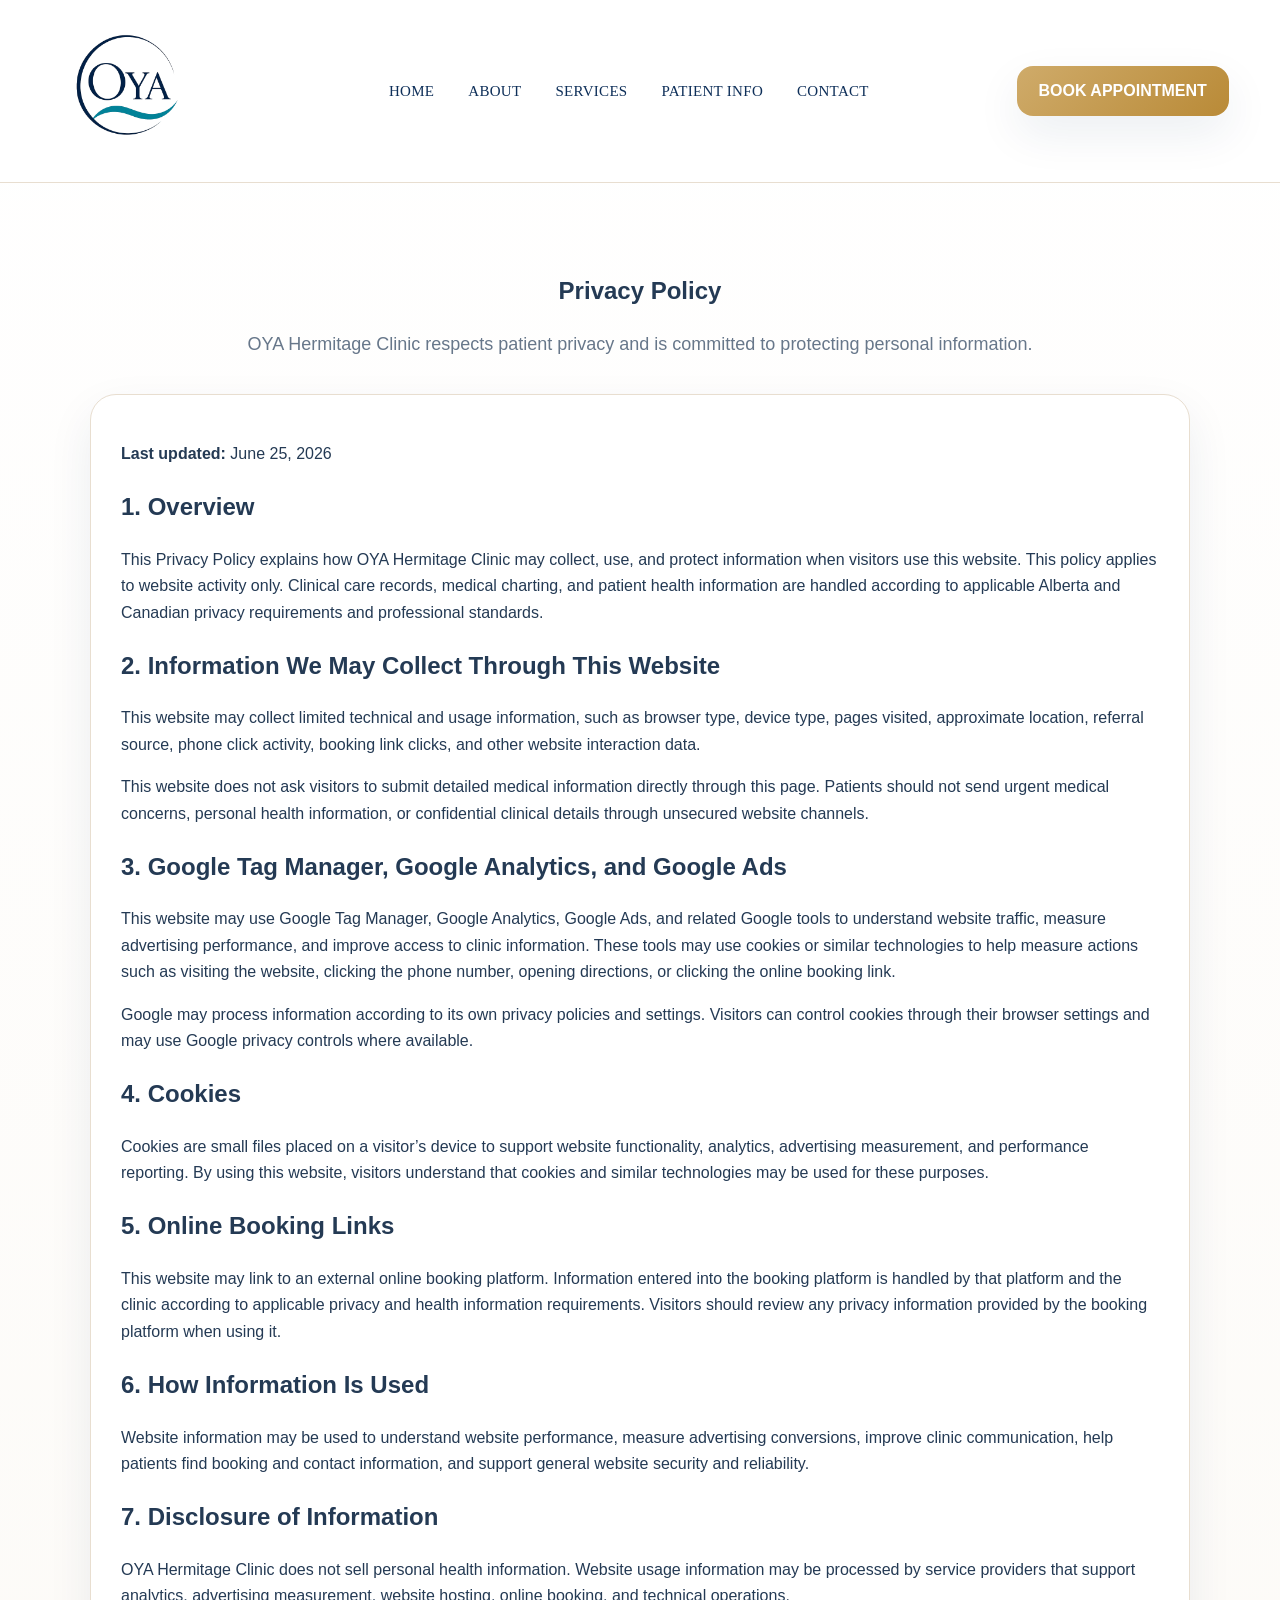
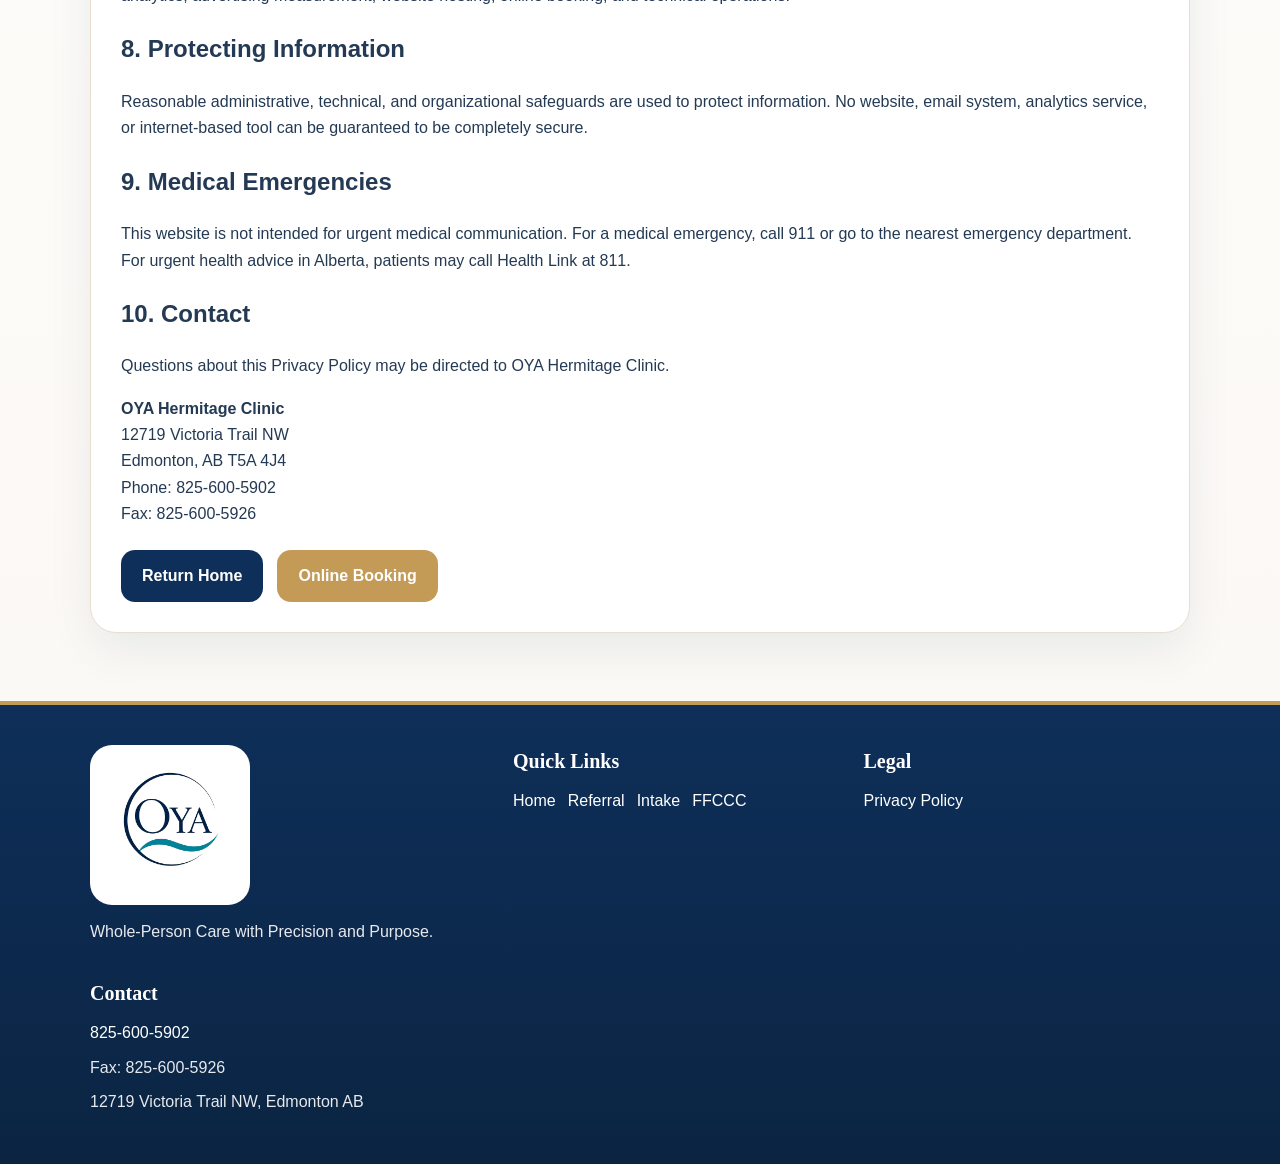
<file: privacy.html>
<!DOCTYPE html>
<html lang="en">
<head>
  <meta charset="UTF-8">
  <meta name="viewport" content="width=device-width, initial-scale=1.0">
  <title>Privacy Policy | OYA Clinic</title>
  <meta name="description" content="Privacy Policy for OYA Hermitage Clinic in Edmonton, Alberta, including information about website analytics, cookies, Google Tag Manager, Google Ads, and online booking links.">
  <link rel="stylesheet" href="styles.css">
  <link rel="icon" href="favicon.png">

  <!-- Google Tag Manager -->
  <script>
  (function(w,d,s,l,i){w[l]=w[l]||[];w[l].push({'gtm.start':
  new Date().getTime(),event:'gtm.js'});var f=d.getElementsByTagName(s)[0],
  j=d.createElement(s),dl=l!='dataLayer'?'&l='+l:'';j.async=true;j.src=
  'https://www.googletagmanager.com/gtm.js?id='+i+dl;
  f.parentNode.insertBefore(j,f);
  })(window,document,'script','dataLayer','GTM-MSTXFSRT');
  </script>
  <!-- End Google Tag Manager -->
</head>

<body>
  <!-- Google Tag Manager (noscript) -->
  <noscript><iframe src="https://www.googletagmanager.com/ns.html?id=GTM-MSTXFSRT"
  height="0" width="0" style="display:none;visibility:hidden"></iframe></noscript>
  <!-- End Google Tag Manager (noscript) -->

  <header class="site-header">
    <div class="container header-row">
      <a href="index.html" aria-label="OYA Clinic home"><img src="oya-logo.png" alt="OYA Clinic logo" class="header-logo"></a>
      <nav class="nav" aria-label="Primary navigation">
        <a href="index.html#top">HOME</a>
        <a href="index.html#about">ABOUT</a>
        <a href="index.html#services">SERVICES</a>
        <a href="index.html#patient-info">PATIENT INFO</a>
        <a href="index.html#contact">CONTACT</a>
      </nav>
      <a class="header-cta" href="https://cloud.healthquest.ca:45277/onlinebooking" target="_blank" rel="noopener">BOOK APPOINTMENT</a>
    </div>
  </header>

  <main id="top">
    <section class="section">
      <div class="small-container">
        <div class="section-title">
          <h1>Privacy Policy</h1>
          <p>OYA Hermitage Clinic respects patient privacy and is committed to protecting personal information.</p>
        </div>

        <article class="panel">
          <p><strong>Last updated:</strong> June 25, 2026</p>

          <h2>1. Overview</h2>
          <p>This Privacy Policy explains how OYA Hermitage Clinic may collect, use, and protect information when visitors use this website. This policy applies to website activity only. Clinical care records, medical charting, and patient health information are handled according to applicable Alberta and Canadian privacy requirements and professional standards.</p>

          <h2>2. Information We May Collect Through This Website</h2>
          <p>This website may collect limited technical and usage information, such as browser type, device type, pages visited, approximate location, referral source, phone click activity, booking link clicks, and other website interaction data.</p>
          <p>This website does not ask visitors to submit detailed medical information directly through this page. Patients should not send urgent medical concerns, personal health information, or confidential clinical details through unsecured website channels.</p>

          <h2>3. Google Tag Manager, Google Analytics, and Google Ads</h2>
          <p>This website may use Google Tag Manager, Google Analytics, Google Ads, and related Google tools to understand website traffic, measure advertising performance, and improve access to clinic information. These tools may use cookies or similar technologies to help measure actions such as visiting the website, clicking the phone number, opening directions, or clicking the online booking link.</p>
          <p>Google may process information according to its own privacy policies and settings. Visitors can control cookies through their browser settings and may use Google privacy controls where available.</p>

          <h2>4. Cookies</h2>
          <p>Cookies are small files placed on a visitor’s device to support website functionality, analytics, advertising measurement, and performance reporting. By using this website, visitors understand that cookies and similar technologies may be used for these purposes.</p>

          <h2>5. Online Booking Links</h2>
          <p>This website may link to an external online booking platform. Information entered into the booking platform is handled by that platform and the clinic according to applicable privacy and health information requirements. Visitors should review any privacy information provided by the booking platform when using it.</p>

          <h2>6. How Information Is Used</h2>
          <p>Website information may be used to understand website performance, measure advertising conversions, improve clinic communication, help patients find booking and contact information, and support general website security and reliability.</p>

          <h2>7. Disclosure of Information</h2>
          <p>OYA Hermitage Clinic does not sell personal health information. Website usage information may be processed by service providers that support analytics, advertising measurement, website hosting, online booking, and technical operations.</p>

          <h2>8. Protecting Information</h2>
          <p>Reasonable administrative, technical, and organizational safeguards are used to protect information. No website, email system, analytics service, or internet-based tool can be guaranteed to be completely secure.</p>

          <h2>9. Medical Emergencies</h2>
          <p>This website is not intended for urgent medical communication. For a medical emergency, call 911 or go to the nearest emergency department. For urgent health advice in Alberta, patients may call Health Link at 811.</p>

          <h2>10. Contact</h2>
          <p>Questions about this Privacy Policy may be directed to OYA Hermitage Clinic.</p>
          <p><strong>OYA Hermitage Clinic</strong><br>
          12719 Victoria Trail NW<br>
          Edmonton, AB T5A 4J4<br>
          Phone: <a href="tel:8256005902">825-600-5902</a><br>
          Fax: 825-600-5926</p>

          <div class="cta-row" style="justify-content:flex-start">
            <a class="btn btn-primary" href="index.html">Return Home</a>
            <a class="btn btn-gold" href="https://cloud.healthquest.ca:45277/onlinebooking" target="_blank" rel="noopener">Online Booking</a>
          </div>
        </article>
      </div>
    </section>
  </main>

  <footer class="footer">
    <div class="small-container footer-grid">
      <div>
        <img src="oya-logo.png" alt="OYA Clinic logo" class="footer-logo">
        <p style="margin-top:14px">Whole-Person Care with Precision and Purpose.</p>
      </div>
      <div>
        <h4>Quick Links</h4>
        <div class="helper-links">
          <a href="index.html">Home</a>
          <a href="referral.html">Referral</a>
          <a href="intake.html">Intake</a>
          <a href="ffccc-intake.html">FFCCC</a>
        </div>
      </div>
      <div>
        <h4>Legal</h4>
        <div class="helper-links">
          <a href="privacy.html">Privacy Policy</a>
        </div>
      </div>
      <div>
        <h4>Contact</h4>
        <p><a href="tel:8256005902">825-600-5902</a></p>
        <p>Fax: 825-600-5926</p>
        <p>12719 Victoria Trail NW, Edmonton AB</p>
      </div>
    </div>
  </footer>
</body>
</html>
</file>
<file: styles.css>
:root{
  --navy:#0e2f59;
  --navy2:#123d6d;
  --teal:#1aa7a4;
  --gold:#c39a56;
  --cream:#fbf8f3;
  --white:#ffffff;
  --text:#243a54;
  --muted:#67778a;
  --line:#e8ded0;
  --shadow:0 18px 45px rgba(14,47,89,.08);
}
*{box-sizing:border-box}
html{scroll-behavior:smooth}
body{
  margin:0;
  font-family:-apple-system,BlinkMacSystemFont,"Segoe UI",Roboto,Arial,sans-serif;
  background:linear-gradient(180deg,#fff 0%,var(--cream) 100%);
  color:var(--text);
  line-height:1.65;
}
a{text-decoration:none;color:inherit}
img{max-width:100%;display:block;height:auto}
.container{width:min(1280px,92%);margin:auto}
.small-container{width:min(1100px,92%);margin:auto}
.serif{font-family:Georgia,"Times New Roman",serif}
.section{padding:68px 0}
.section.alt{background:#fff;border-top:1px solid var(--line);border-bottom:1px solid var(--line)}
.section-title{max-width:860px;margin:0 auto 34px;text-align:center}
.section-title h2{
  margin:0 0 12px;
  font-size:44px;
  line-height:1.1;
  color:var(--navy);
  font-family:Georgia,"Times New Roman",serif;
}
.section-title p{margin:0;color:var(--muted);font-size:18px}

/* Header */
.site-header{
  position:sticky;
  top:0;
  z-index:20;
  background:rgba(255,255,255,.94);
  backdrop-filter:blur(10px);
  border-bottom:1px solid var(--line);
}
.header-row{
  display:grid;
  grid-template-columns:190px 1fr auto;
  align-items:center;
  gap:18px;
  padding:16px 0;
}
.header-logo{
  width:150px;
  height:150px;
  object-fit:contain;
}
.nav{
  display:flex;
  justify-content:center;
  gap:34px;
  flex-wrap:wrap;
}
.nav a{
  font-family:Georgia,"Times New Roman",serif;
  font-size:15px;
  letter-spacing:.02em;
  color:var(--navy);
  padding:6px 0;
  position:relative;
}
.nav a.active,.nav a:hover{color:var(--gold)}
.nav a.active::after,.nav a:hover::after{
  content:"";
  position:absolute;
  left:18%;
  right:18%;
  bottom:-8px;
  height:2px;
  background:var(--gold);
  border-radius:999px;
}
.header-cta{
  display:inline-flex;
  align-items:center;
  justify-content:center;
  min-height:48px;
  padding:12px 22px;
  border-radius:16px;
  background:linear-gradient(135deg,#cfab6a,#b98a37);
  color:#fff;
  font-weight:700;
  box-shadow:var(--shadow);
  white-space:nowrap;
}

/* Hero */
.hero{
  padding:50px 0 30px;
  background:
    radial-gradient(circle at left center, rgba(195,154,86,.08), transparent 28%),
    radial-gradient(circle at right 28%, rgba(26,167,164,.05), transparent 18%),
    linear-gradient(180deg,#ffffff 0%, #fbf8f3 100%);
  border-bottom:1px solid var(--line);
}
.hero-title{
  font-family:Georgia,"Times New Roman",serif;
  font-size:clamp(62px,8.2vw,120px);
  line-height:.95;
  color:var(--navy);
  text-align:center;
  letter-spacing:.02em;
  margin:12px 0 20px;
}
.title-divider{
  display:flex;
  align-items:center;
  justify-content:center;
  gap:18px;
  margin:0 auto 14px;
  color:var(--gold);
}
.title-divider::before,.title-divider::after{
  content:"";
  width:min(18vw,210px);
  height:2px;
  background:linear-gradient(90deg,transparent,var(--gold),transparent);
}
.title-divider span{font-size:28px;line-height:1}
.hero-subtitle{
  font-family:Georgia,"Times New Roman",serif;
  font-size:clamp(24px,3vw,34px);
  text-align:center;
  color:var(--navy);
  margin:0 auto 30px;
  max-width:850px;
}
.hours-pill{
  display:flex;
  align-items:center;
  justify-content:center;
  gap:12px;
  margin:0 auto;
  width:fit-content;
  padding:16px 34px;
  border-radius:18px;
  border:1px solid rgba(195,154,86,.75);
  background:#fff;
  box-shadow:0 8px 28px rgba(195,154,86,.08);
}
.hours-pill svg{width:24px;height:24px;stroke:var(--gold);stroke-width:2;fill:none}
.hours-pill span{font-family:Georgia,"Times New Roman",serif;color:#a06f1e;font-size:18px;letter-spacing:.04em}

/* Primary action buttons */
.main-actions{
  padding:26px 0 8px;
}
.action-grid{
  display:grid;
  grid-template-columns:repeat(3,1fr);
  gap:16px;
}
.action-card{
  display:flex;
  align-items:center;
  justify-content:center;
  gap:14px;
  min-height:76px;
  border-radius:18px;
  box-shadow:var(--shadow);
  color:#fff;
  font-weight:800;
  font-size:18px;
}
.action-card svg{width:28px;height:28px;stroke:currentColor;stroke-width:2.3;fill:none}
.action-card.phone{background:linear-gradient(135deg,var(--navy),var(--navy2))}
.action-card.book{background:linear-gradient(135deg,var(--teal),#0f8f8a)}
.action-card.map{background:linear-gradient(135deg,#cfab6a,#b98a37)}

/* Physicians */
.physician-band{padding:32px 0}
.physician-grid{
  display:grid;
  grid-template-columns:repeat(2, minmax(0,1fr));
  gap:22px;
}
.physician-card{
  background:rgba(255,255,255,.84);
  border:1px solid var(--line);
  border-radius:28px;
  box-shadow:var(--shadow);
  padding:34px;
  min-height:390px;
  display:grid;
  grid-template-rows:auto 1fr;
  text-align:center;
}
.logo-panel{
  display:flex;
  align-items:center;
  justify-content:center;
  height:175px;
  margin-bottom:12px;
}
.logo-panel img{
  width:160px;
  height:160px;
  object-fit:contain;
}
.physician-copy h3{
  margin:0 0 2px;
  font-family:Georgia,"Times New Roman",serif;
  color:var(--navy);
  font-size:34px;
  line-height:1.1;
}
.role{
  font-family:Georgia,"Times New Roman",serif;
  color:var(--gold);
  font-size:18px;
  margin-bottom:10px;
}
.leaf-divider{
  display:flex;
  align-items:center;
  gap:10px;
  color:var(--gold);
  margin:4px auto 16px;
  max-width:220px;
}
.leaf-divider::before,.leaf-divider::after{
  content:"";
  height:2px;
  flex:1;
  background:#dcc7a0;
}
.leaf-divider span{font-size:20px;line-height:1}
.scope-line{
  margin:0 auto;
  max-width:460px;
  font-size:16px;
  color:var(--text);
}
.scope-line strong{color:var(--navy)}

/* Info ribbon */
.mini-ribbon{padding:8px 0 40px}
.mini-grid{
  display:grid;
  grid-template-columns:repeat(4,1fr);
  gap:0;
  background:rgba(255,255,255,.72);
  border:1px solid var(--line);
  border-radius:24px;
  box-shadow:var(--shadow);
  overflow:hidden;
}
.mini-item{
  padding:26px 26px 24px;
  display:flex;
  gap:18px;
  align-items:flex-start;
  border-right:1px solid var(--line);
}
.mini-item:last-child{border-right:0}
.mini-icon svg{width:38px;height:38px;stroke:#b78a3c;stroke-width:2;fill:none}
.mini-copy{font-family:Georgia,"Times New Roman",serif;color:var(--navy);font-size:15px;line-height:1.5}

/* Content panels */
.info-grid{display:grid;grid-template-columns:1fr 1fr;gap:24px}
.panel{
  background:#fff;
  border:1px solid var(--line);
  border-radius:26px;
  box-shadow:var(--shadow);
  padding:30px;
}
.panel h3{
  margin:0 0 12px;
  font-size:30px;
  color:var(--navy);
  font-family:Georgia,"Times New Roman",serif;
}
.cta-row{display:flex;justify-content:center;gap:14px;flex-wrap:wrap;margin-top:22px}
.btn{
  display:inline-flex;
  align-items:center;
  justify-content:center;
  min-height:48px;
  padding:12px 20px;
  border-radius:14px;
  font-weight:700;
  border:1px solid transparent;
  transition:.2s ease;
  cursor:pointer;
}
.btn-primary{background:var(--navy);color:#fff}
.btn-gold{background:var(--gold);color:#fff}
.btn-outline{background:#fff;color:var(--navy);border-color:var(--line)}
.btn-teal{background:var(--teal);color:#fff}

.service-list{display:grid;grid-template-columns:1fr 1fr;gap:16px 22px;margin-top:18px}
.service-box{
  padding:18px;
  border:1px solid var(--line);
  border-radius:18px;
  background:#fcfaf7;
}
.service-box strong{
  display:block;
  color:var(--navy);
  font-family:Georgia,"Times New Roman",serif;
  font-size:18px;
  margin-bottom:6px;
}
.info-links{display:grid;grid-template-columns:repeat(3,1fr);gap:16px;margin-top:18px}
.info-link{border:1px solid var(--line);border-radius:18px;padding:18px;background:#fcfaf7;text-align:center}
.info-link strong{display:block;margin-bottom:6px;color:var(--navy)}
.contact-box p{margin:0 0 12px}
.map-frame{border:1px solid var(--line);border-radius:20px;overflow:hidden;min-height:290px;box-shadow:var(--shadow)}
.map-frame iframe{width:100%;height:100%;min-height:290px;border:0}

/* Forms */
.form-shell{
  max-width:980px;
  margin:38px auto;
  background:#fff;
  border:1px solid var(--line);
  border-radius:24px;
  box-shadow:var(--shadow);
  padding:32px;
}
.form-shell h1{font-family:Georgia,"Times New Roman",serif;color:var(--navy);margin:0 0 10px;font-size:42px}
.form-note{background:#f8f3ea;border:1px solid var(--line);border-radius:14px;padding:14px 16px;margin-bottom:22px}
.form-grid{display:grid;grid-template-columns:1fr 1fr;gap:18px}
label{display:block;font-weight:700;margin:14px 0 6px;color:var(--navy)}
input,textarea,select{width:100%;padding:12px 13px;border:1px solid #d5dbe3;border-radius:12px;font:inherit;background:#fff}
textarea{min-height:110px;resize:vertical}
.checkbox{display:flex;gap:10px;align-items:flex-start;margin-top:10px}
.checkbox input{width:auto;margin-top:5px}
.form-actions{margin-top:24px;display:flex;gap:12px;flex-wrap:wrap}

/* Footer */
.footer{
  background:linear-gradient(180deg,var(--navy),#0b2442);
  color:#fff;
  border-top:4px solid var(--gold);
  padding:40px 0;
}
.footer-grid{display:grid;grid-template-columns:1.1fr .9fr .9fr;gap:24px;align-items:start}
.footer-logo{width:160px;background:#fff;border-radius:22px;padding:10px}
.footer h4{margin:0 0 10px;font-size:20px;font-family:Georgia,"Times New Roman",serif}
.footer a{color:#fff}
.footer p{margin:0 0 8px;color:rgba(255,255,255,.9)}
.helper-links{display:flex;gap:12px;flex-wrap:wrap}

@media (max-width:1100px){
  .header-row{grid-template-columns:1fr;justify-items:center}
  .nav{gap:22px}
  .action-grid,.physician-grid,.info-grid,.service-list,.info-links,.footer-grid{grid-template-columns:1fr}
  .mini-grid{grid-template-columns:repeat(2,1fr)}
  .mini-item:nth-child(2){border-right:0}
  .mini-item:nth-child(-n+2){border-bottom:1px solid var(--line)}
}
@media (max-width:760px){
  .header-logo{width:130px;height:130px}
  .hero-title{font-size:56px}
  .hours-pill{padding:14px 18px}
  .hours-pill span{font-size:16px}
  .mini-grid{grid-template-columns:1fr}
  .mini-item{border-right:0;border-bottom:1px solid var(--line)}
  .mini-item:last-child{border-bottom:0}
  .form-grid{grid-template-columns:1fr}
}
</file>
